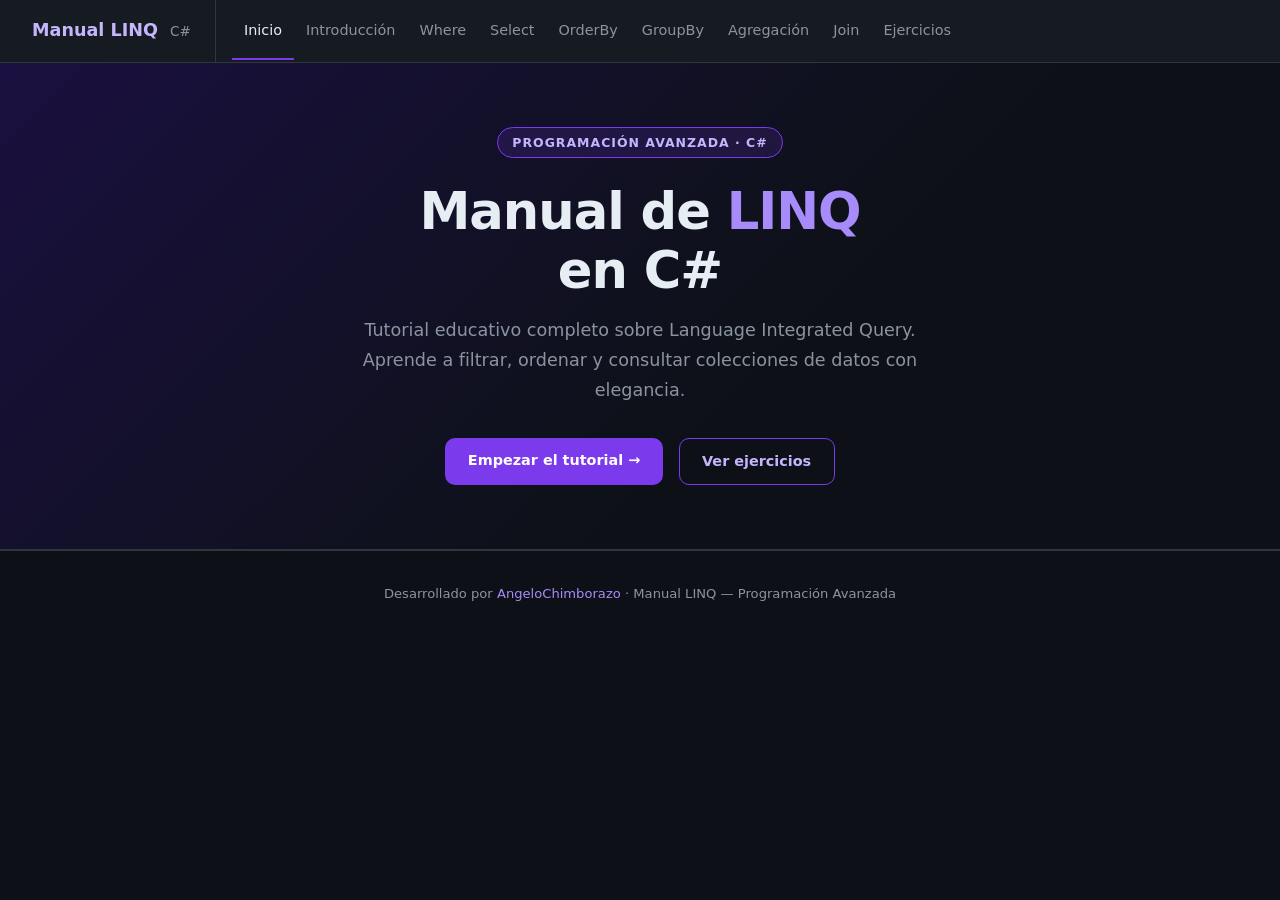
<file: index.html>
<!DOCTYPE html>
<html lang="es">
<head>
  <meta charset="UTF-8" />
  <meta name="viewport" content="width=device-width, initial-scale=1.0" />
  <title>Manual LINQ — C# Programación Avanzada</title>
  <link rel="stylesheet" href="style.css" />
</head>
<body>

<nav>
  <div class="nav-brand">Manual LINQ <span>C#</span></div>
  <a href="index.html" class="active">Inicio</a>
  <a href="introduccion.html">Introducción</a>
  <a href="where.html">Where</a>
  <a href="select.html">Select</a>
  <a href="orderby.html">OrderBy</a>
  <a href="groupby.html">GroupBy</a>
  <a href="agregacion.html">Agregación</a>
  <a href="join.html">Join</a>
  <a href="ejercicios.html">Ejercicios</a>
</nav>

<section class="hero">
  <div class="hero-badge">Programación Avanzada · C#</div>
  <h1>Manual de <span>LINQ</span><br/>en C#</h1>
  <p>Tutorial educativo completo sobre Language Integrated Query. Aprende a filtrar, ordenar y consultar colecciones de datos con elegancia.</p>
  <div class="hero-actions">
    <a href="introduccion.html" class="btn btn-primary">Empezar el tutorial →</a>
    <a href="ejercicios.html" class="btn btn-outline">Ver ejercicios</a>
  </div>
</section>

<footer>
  <p>Desarrollado por <a href="https://github.com/AngeloChimborazo" target="_blank">AngeloChimborazo</a> · Manual LINQ — Programación Avanzada</p>
</footer>

</body>
</html>
</file>
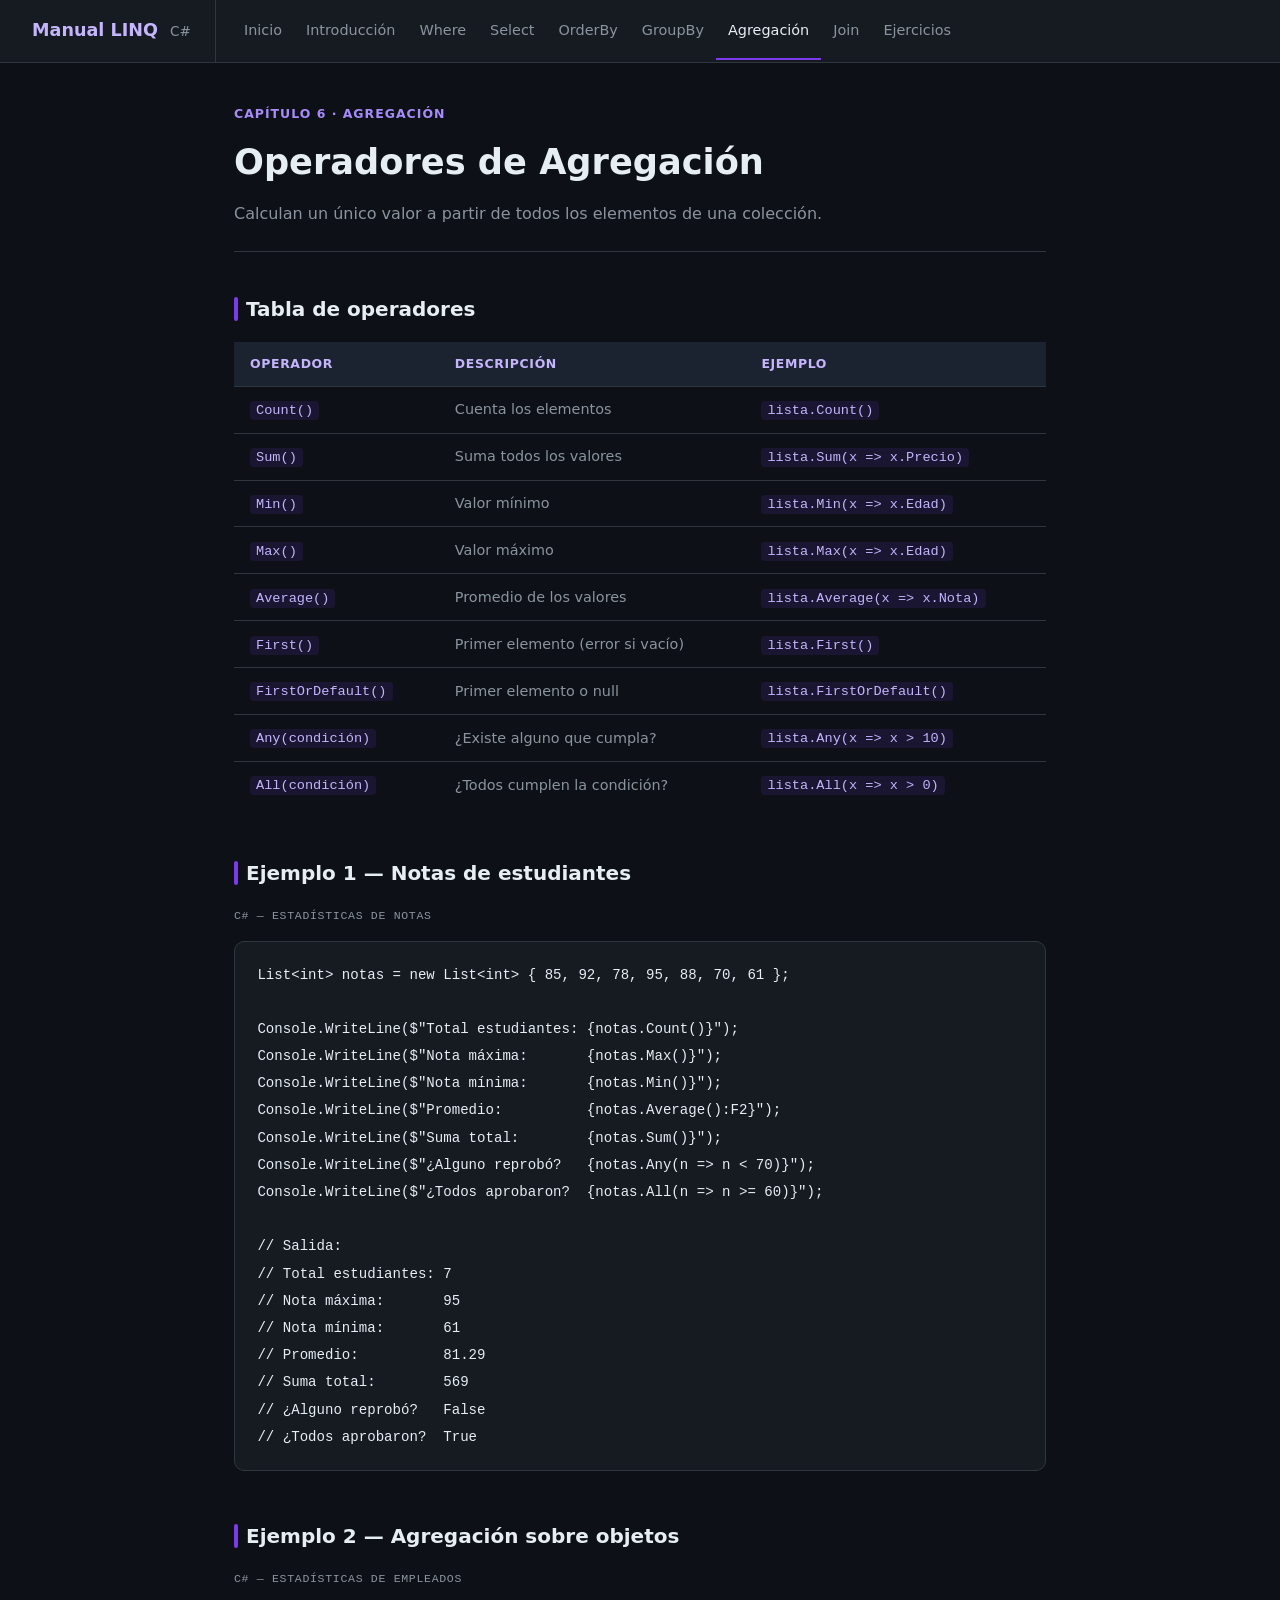
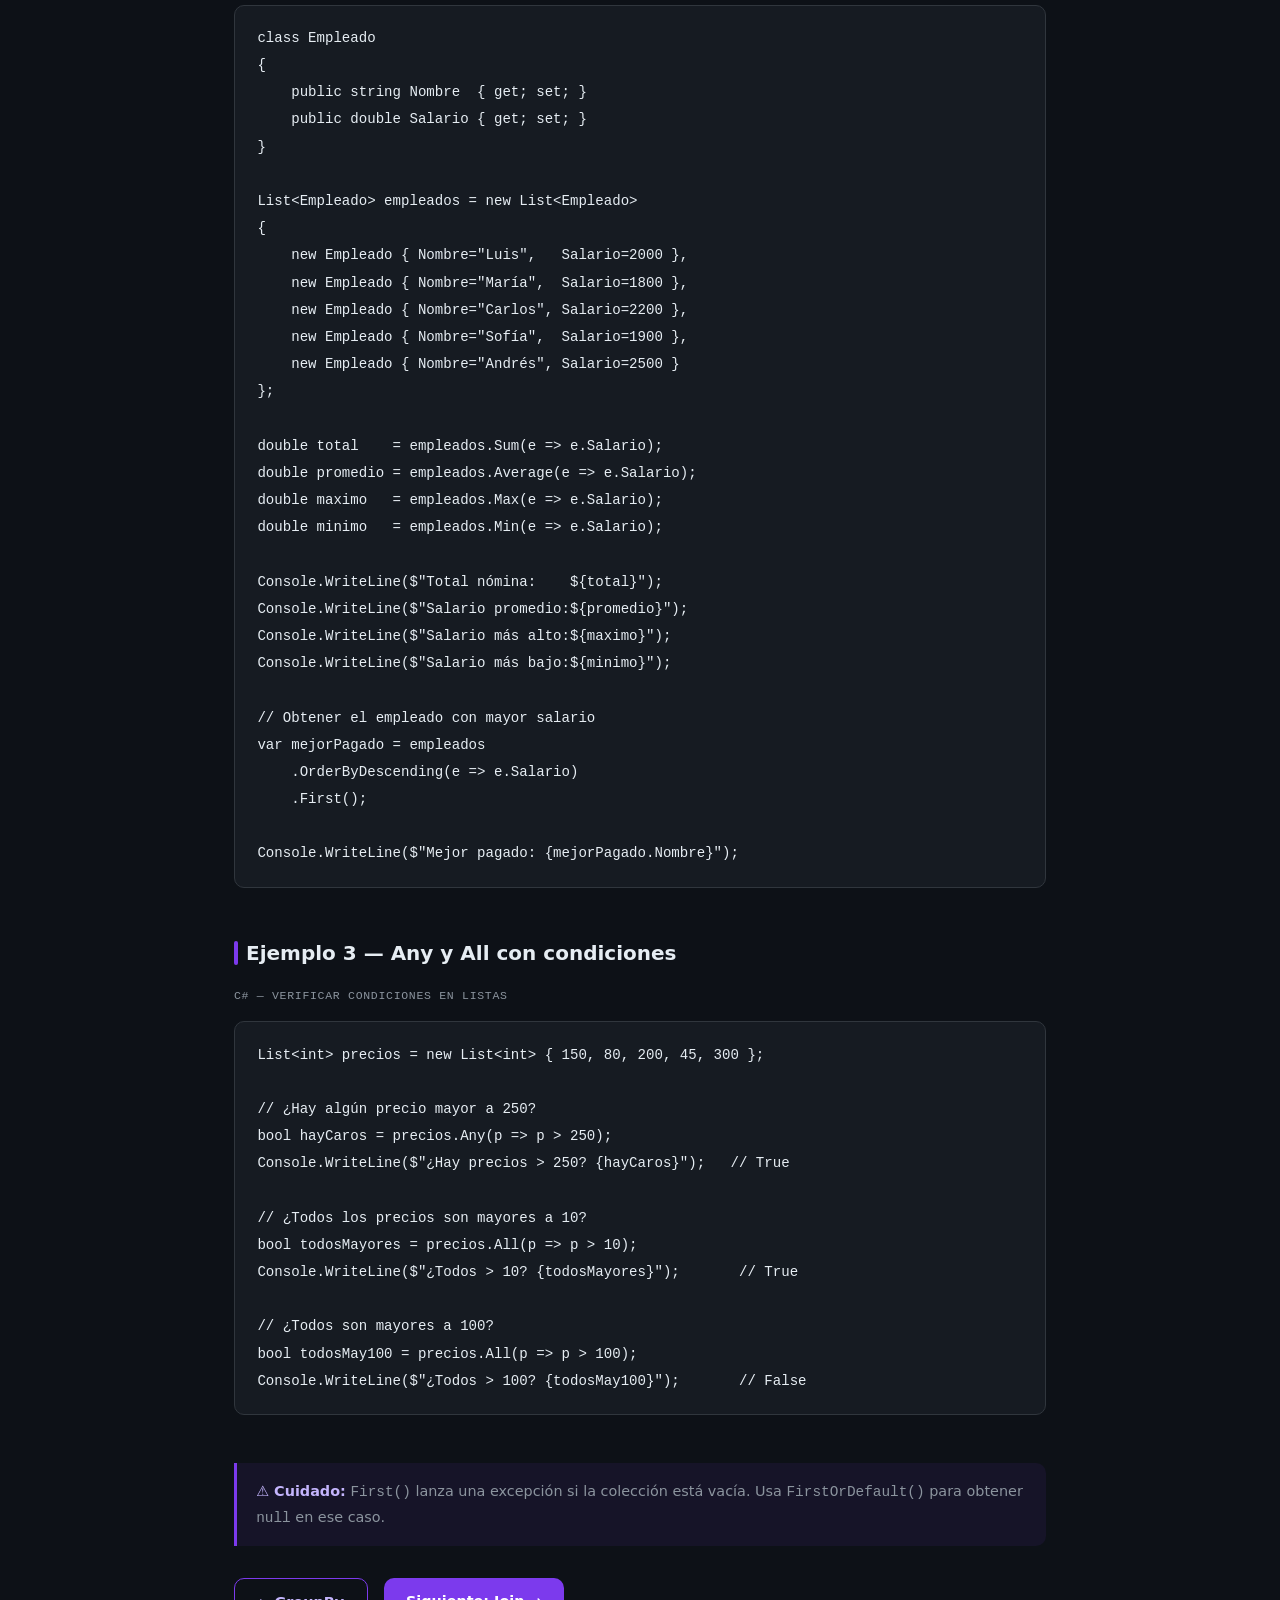
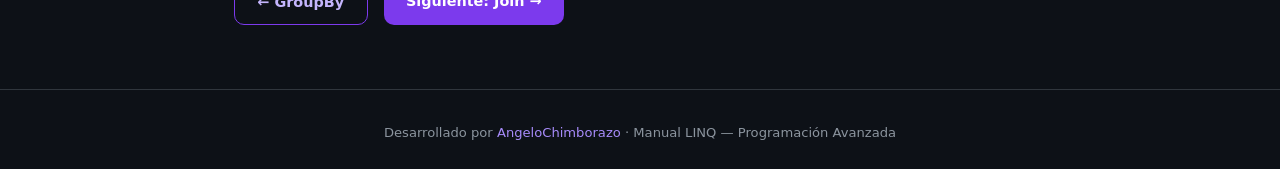
<file: Agregacion.html>
<!DOCTYPE html>
<html lang="es">
<head>
  <meta charset="UTF-8" />
  <meta name="viewport" content="width=device-width, initial-scale=1.0" />
  <title>Agregación | Manual LINQ C#</title>
  <link rel="stylesheet" href="style.css" />
</head>
<body>

<nav>
  <div class="nav-brand">Manual LINQ <span>C#</span></div>
  <a href="index.html">Inicio</a>
  <a href="introduccion.html">Introducción</a>
  <a href="where.html">Where</a>
  <a href="select.html">Select</a>
  <a href="orderby.html">OrderBy</a>
  <a href="groupby.html">GroupBy</a>
  <a href="agregacion.html" class="active">Agregación</a>
  <a href="join.html">Join</a>
  <a href="ejercicios.html">Ejercicios</a>
</nav>

<main class="page">
  <div class="page-header">
    <div class="page-eyebrow">Capítulo 6 · Agregación</div>
    <h1>Operadores de Agregación</h1>
    <p>Calculan un único valor a partir de todos los elementos de una colección.</p>
  </div>

  <div class="section">
    <h2>Tabla de operadores</h2>
    <table>
      <thead><tr><th>Operador</th><th>Descripción</th><th>Ejemplo</th></tr></thead>
      <tbody>
        <tr><td><code>Count()</code></td><td>Cuenta los elementos</td><td><code>lista.Count()</code></td></tr>
        <tr><td><code>Sum()</code></td><td>Suma todos los valores</td><td><code>lista.Sum(x => x.Precio)</code></td></tr>
        <tr><td><code>Min()</code></td><td>Valor mínimo</td><td><code>lista.Min(x => x.Edad)</code></td></tr>
        <tr><td><code>Max()</code></td><td>Valor máximo</td><td><code>lista.Max(x => x.Edad)</code></td></tr>
        <tr><td><code>Average()</code></td><td>Promedio de los valores</td><td><code>lista.Average(x => x.Nota)</code></td></tr>
        <tr><td><code>First()</code></td><td>Primer elemento (error si vacío)</td><td><code>lista.First()</code></td></tr>
        <tr><td><code>FirstOrDefault()</code></td><td>Primer elemento o null</td><td><code>lista.FirstOrDefault()</code></td></tr>
        <tr><td><code>Any(condición)</code></td><td>¿Existe alguno que cumpla?</td><td><code>lista.Any(x => x > 10)</code></td></tr>
        <tr><td><code>All(condición)</code></td><td>¿Todos cumplen la condición?</td><td><code>lista.All(x => x > 0)</code></td></tr>
      </tbody>
    </table>
  </div>

  <div class="section">
    <h2>Ejemplo 1 — Notas de estudiantes</h2>
    <div class="code-label">C# — Estadísticas de notas</div>
    <pre><code>List&lt;int&gt; notas = new List&lt;int&gt; { 85, 92, 78, 95, 88, 70, 61 };

Console.WriteLine($"Total estudiantes: {notas.Count()}");
Console.WriteLine($"Nota máxima:       {notas.Max()}");
Console.WriteLine($"Nota mínima:       {notas.Min()}");
Console.WriteLine($"Promedio:          {notas.Average():F2}");
Console.WriteLine($"Suma total:        {notas.Sum()}");
Console.WriteLine($"¿Alguno reprobó?   {notas.Any(n => n < 70)}");
Console.WriteLine($"¿Todos aprobaron?  {notas.All(n => n >= 60)}");

// Salida:
// Total estudiantes: 7
// Nota máxima:       95
// Nota mínima:       61
// Promedio:          81.29
// Suma total:        569
// ¿Alguno reprobó?   False
// ¿Todos aprobaron?  True</code></pre>
  </div>

  <div class="section">
    <h2>Ejemplo 2 — Agregación sobre objetos</h2>
    <div class="code-label">C# — Estadísticas de empleados</div>
    <pre><code>class Empleado
{
    public string Nombre  { get; set; }
    public double Salario { get; set; }
}

List&lt;Empleado&gt; empleados = new List&lt;Empleado&gt;
{
    new Empleado { Nombre="Luis",   Salario=2000 },
    new Empleado { Nombre="María",  Salario=1800 },
    new Empleado { Nombre="Carlos", Salario=2200 },
    new Empleado { Nombre="Sofía",  Salario=1900 },
    new Empleado { Nombre="Andrés", Salario=2500 }
};

double total    = empleados.Sum(e => e.Salario);
double promedio = empleados.Average(e => e.Salario);
double maximo   = empleados.Max(e => e.Salario);
double minimo   = empleados.Min(e => e.Salario);

Console.WriteLine($"Total nómina:    ${total}");
Console.WriteLine($"Salario promedio:${promedio}");
Console.WriteLine($"Salario más alto:${maximo}");
Console.WriteLine($"Salario más bajo:${minimo}");

// Obtener el empleado con mayor salario
var mejorPagado = empleados
    .OrderByDescending(e => e.Salario)
    .First();

Console.WriteLine($"Mejor pagado: {mejorPagado.Nombre}");</code></pre>
  </div>

  <div class="section">
    <h2>Ejemplo 3 — Any y All con condiciones</h2>
    <div class="code-label">C# — Verificar condiciones en listas</div>
    <pre><code>List&lt;int&gt; precios = new List&lt;int&gt; { 150, 80, 200, 45, 300 };

// ¿Hay algún precio mayor a 250?
bool hayCaros = precios.Any(p => p > 250);
Console.WriteLine($"¿Hay precios > 250? {hayCaros}");   // True

// ¿Todos los precios son mayores a 10?
bool todosMayores = precios.All(p => p > 10);
Console.WriteLine($"¿Todos > 10? {todosMayores}");       // True

// ¿Todos son mayores a 100?
bool todosMay100 = precios.All(p => p > 100);
Console.WriteLine($"¿Todos > 100? {todosMay100}");       // False</code></pre>
  </div>

  <div class="callout">
    <strong>⚠️ Cuidado:</strong> <code>First()</code> lanza una excepción si la colección está vacía. Usa <code>FirstOrDefault()</code> para obtener <code>null</code> en ese caso.
  </div>

  <div style="display:flex; gap:1rem; margin-top:2rem; flex-wrap:wrap;">
    <a href="groupby.html" class="btn btn-outline">← GroupBy</a>
    <a href="join.html" class="btn btn-primary">Siguiente: Join →</a>
  </div>
</main>

<footer>
  <p>Desarrollado por <a href="https://github.com/AngeloChimborazo" target="_blank">AngeloChimborazo</a> · Manual LINQ — Programación Avanzada</p>
</footer>
</body>
</html>
</file>
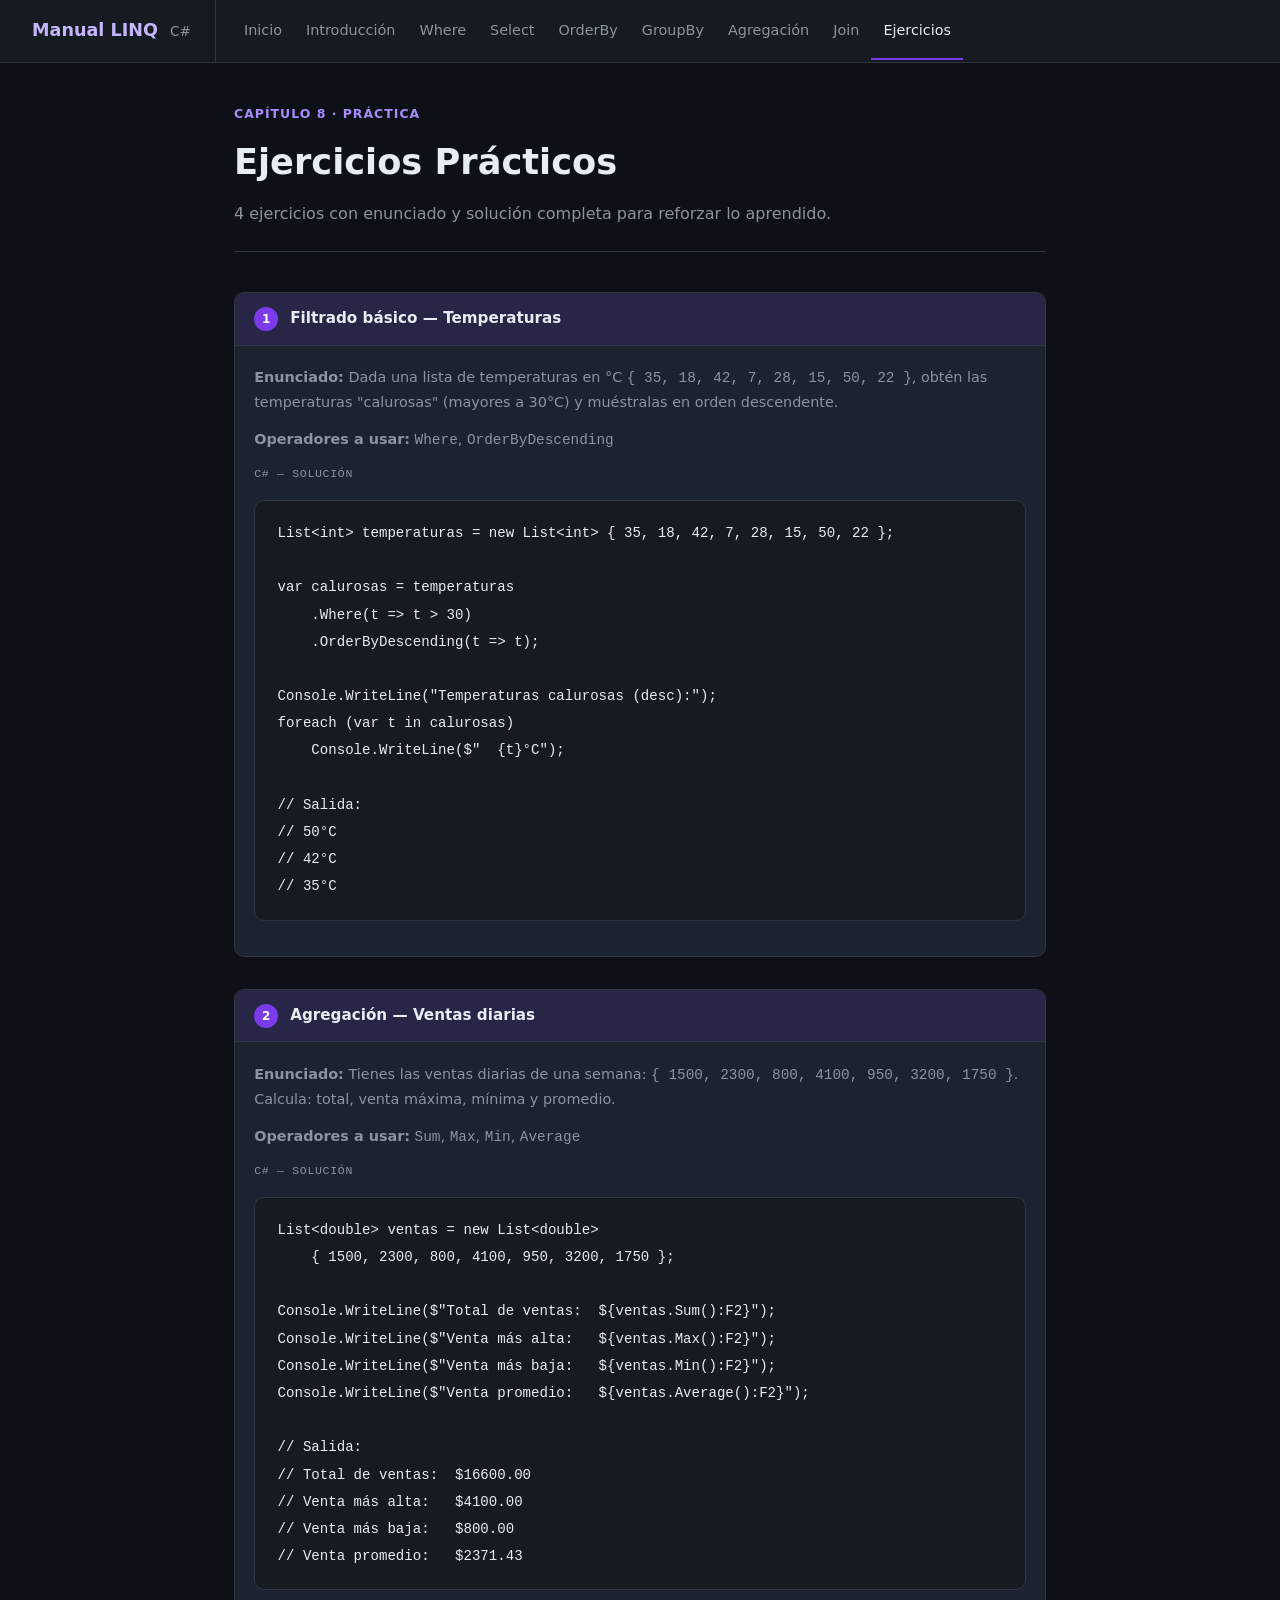
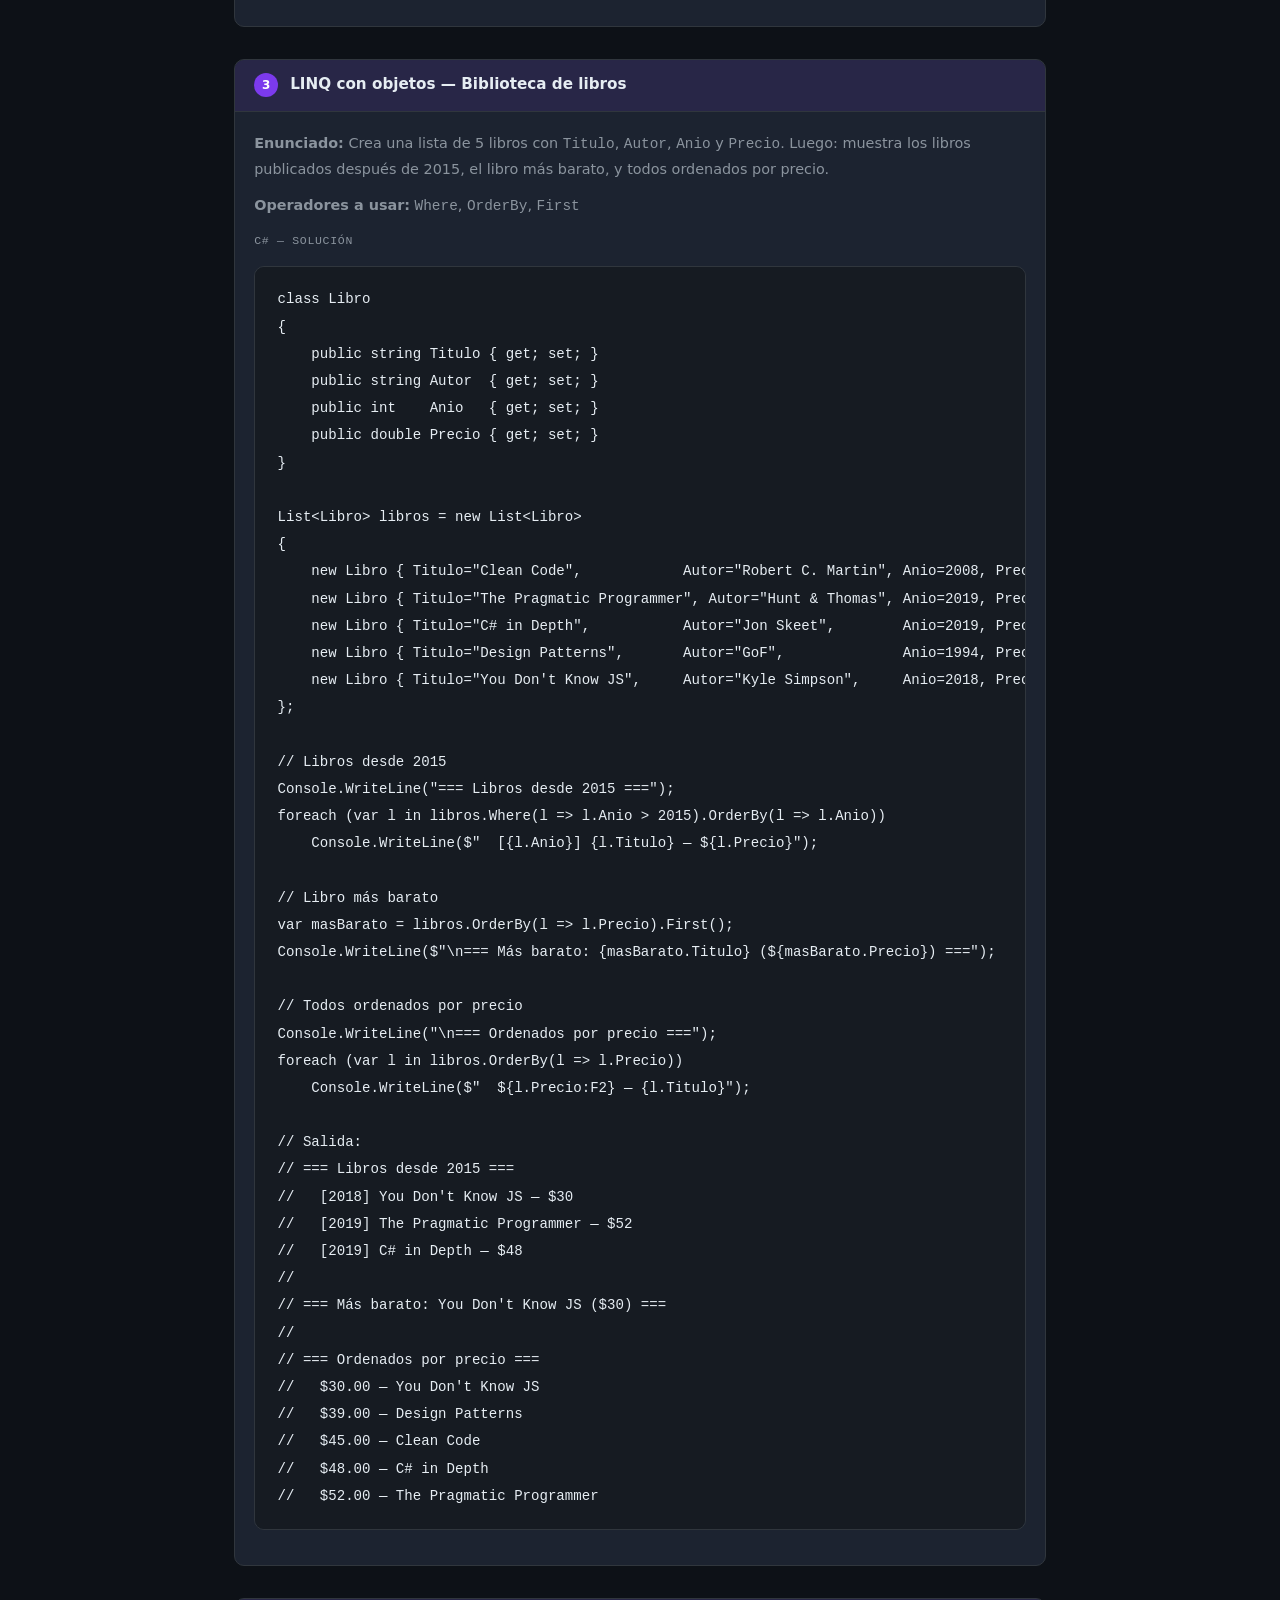
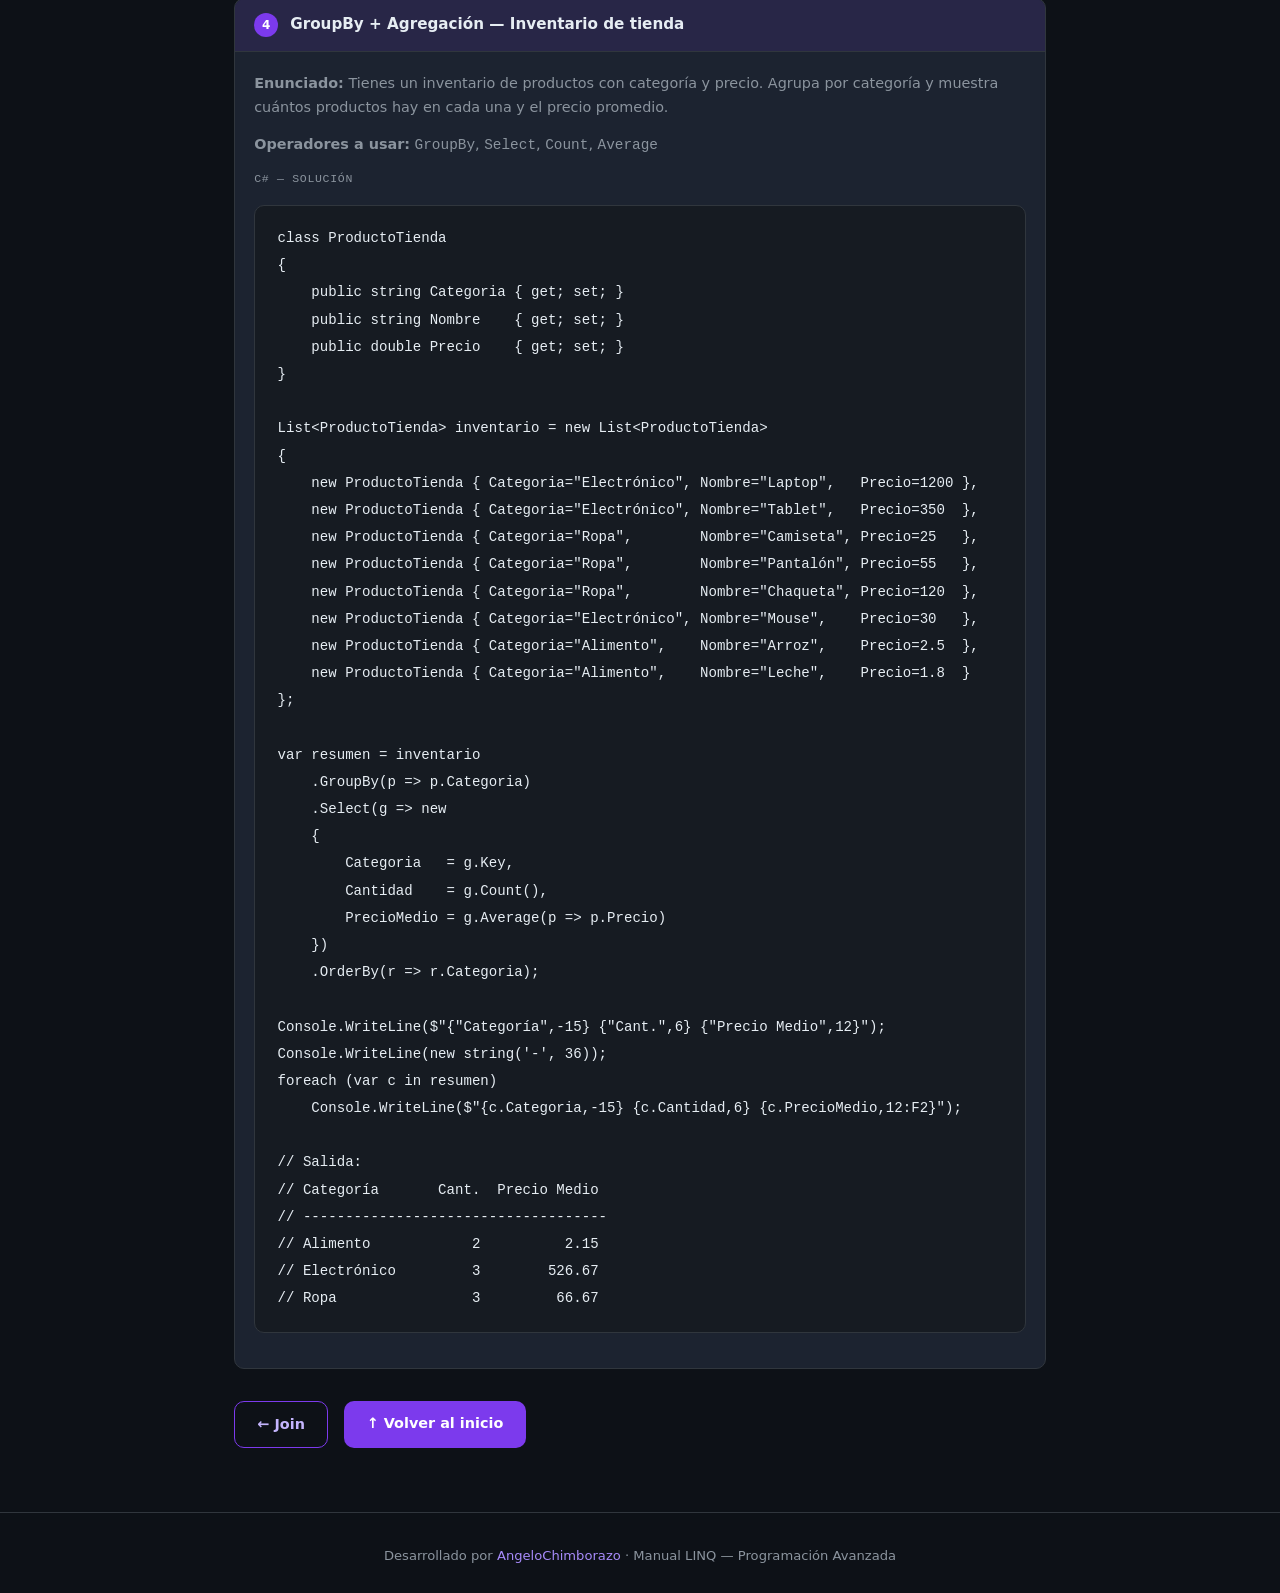
<file: Ejercicios.html>
<!DOCTYPE html>
<html lang="es">
<head>
  <meta charset="UTF-8" />
  <meta name="viewport" content="width=device-width, initial-scale=1.0" />
  <title>Ejercicios Prácticos | Manual LINQ C#</title>
  <link rel="stylesheet" href="style.css" />
</head>
<body>

<nav>
  <div class="nav-brand">Manual LINQ <span>C#</span></div>
  <a href="index.html">Inicio</a>
  <a href="introduccion.html">Introducción</a>
  <a href="where.html">Where</a>
  <a href="select.html">Select</a>
  <a href="orderby.html">OrderBy</a>
  <a href="groupby.html">GroupBy</a>
  <a href="agregacion.html">Agregación</a>
  <a href="join.html">Join</a>
  <a href="ejercicios.html" class="active">Ejercicios</a>
</nav>

<main class="page">
  <div class="page-header">
    <div class="page-eyebrow">Capítulo 8 · Práctica</div>
    <h1>Ejercicios Prácticos</h1>
    <p>4 ejercicios con enunciado y solución completa para reforzar lo aprendido.</p>
  </div>

  <!-- Ejercicio 1 -->
  <div class="exercise">
    <div class="exercise-header">
      <div class="exercise-num">1</div>
      <div class="exercise-title">Filtrado básico — Temperaturas</div>
    </div>
    <div class="exercise-body">
      <p><strong>Enunciado:</strong> Dada una lista de temperaturas en °C <code>{ 35, 18, 42, 7, 28, 15, 50, 22 }</code>, obtén las temperaturas "calurosas" (mayores a 30°C) y muéstralas en orden descendente.</p>
      <p><strong>Operadores a usar:</strong> <code>Where</code>, <code>OrderByDescending</code></p>
      <div class="code-label">C# — Solución</div>
      <pre><code>List&lt;int&gt; temperaturas = new List&lt;int&gt; { 35, 18, 42, 7, 28, 15, 50, 22 };

var calurosas = temperaturas
    .Where(t => t > 30)
    .OrderByDescending(t => t);

Console.WriteLine("Temperaturas calurosas (desc):");
foreach (var t in calurosas)
    Console.WriteLine($"  {t}°C");

// Salida:
// 50°C
// 42°C
// 35°C</code></pre>
    </div>
  </div>

  <!-- Ejercicio 2 -->
  <div class="exercise">
    <div class="exercise-header">
      <div class="exercise-num">2</div>
      <div class="exercise-title">Agregación — Ventas diarias</div>
    </div>
    <div class="exercise-body">
      <p><strong>Enunciado:</strong> Tienes las ventas diarias de una semana: <code>{ 1500, 2300, 800, 4100, 950, 3200, 1750 }</code>. Calcula: total, venta máxima, mínima y promedio.</p>
      <p><strong>Operadores a usar:</strong> <code>Sum</code>, <code>Max</code>, <code>Min</code>, <code>Average</code></p>
      <div class="code-label">C# — Solución</div>
      <pre><code>List&lt;double&gt; ventas = new List&lt;double&gt;
    { 1500, 2300, 800, 4100, 950, 3200, 1750 };

Console.WriteLine($"Total de ventas:  ${ventas.Sum():F2}");
Console.WriteLine($"Venta más alta:   ${ventas.Max():F2}");
Console.WriteLine($"Venta más baja:   ${ventas.Min():F2}");
Console.WriteLine($"Venta promedio:   ${ventas.Average():F2}");

// Salida:
// Total de ventas:  $16600.00
// Venta más alta:   $4100.00
// Venta más baja:   $800.00
// Venta promedio:   $2371.43</code></pre>
    </div>
  </div>

  <!-- Ejercicio 3 -->
  <div class="exercise">
    <div class="exercise-header">
      <div class="exercise-num">3</div>
      <div class="exercise-title">LINQ con objetos — Biblioteca de libros</div>
    </div>
    <div class="exercise-body">
      <p><strong>Enunciado:</strong> Crea una lista de 5 libros con <code>Titulo</code>, <code>Autor</code>, <code>Anio</code> y <code>Precio</code>. Luego: muestra los libros publicados después de 2015, el libro más barato, y todos ordenados por precio.</p>
      <p><strong>Operadores a usar:</strong> <code>Where</code>, <code>OrderBy</code>, <code>First</code></p>
      <div class="code-label">C# — Solución</div>
      <pre><code>class Libro
{
    public string Titulo { get; set; }
    public string Autor  { get; set; }
    public int    Anio   { get; set; }
    public double Precio { get; set; }
}

List&lt;Libro&gt; libros = new List&lt;Libro&gt;
{
    new Libro { Titulo="Clean Code",            Autor="Robert C. Martin", Anio=2008, Precio=45.00 },
    new Libro { Titulo="The Pragmatic Programmer", Autor="Hunt & Thomas", Anio=2019, Precio=52.00 },
    new Libro { Titulo="C# in Depth",           Autor="Jon Skeet",        Anio=2019, Precio=48.00 },
    new Libro { Titulo="Design Patterns",       Autor="GoF",              Anio=1994, Precio=39.00 },
    new Libro { Titulo="You Don't Know JS",     Autor="Kyle Simpson",     Anio=2018, Precio=30.00 }
};

// Libros desde 2015
Console.WriteLine("=== Libros desde 2015 ===");
foreach (var l in libros.Where(l => l.Anio > 2015).OrderBy(l => l.Anio))
    Console.WriteLine($"  [{l.Anio}] {l.Titulo} — ${l.Precio}");

// Libro más barato
var masBarato = libros.OrderBy(l => l.Precio).First();
Console.WriteLine($"\n=== Más barato: {masBarato.Titulo} (${masBarato.Precio}) ===");

// Todos ordenados por precio
Console.WriteLine("\n=== Ordenados por precio ===");
foreach (var l in libros.OrderBy(l => l.Precio))
    Console.WriteLine($"  ${l.Precio:F2} — {l.Titulo}");

// Salida:
// === Libros desde 2015 ===
//   [2018] You Don't Know JS — $30
//   [2019] The Pragmatic Programmer — $52
//   [2019] C# in Depth — $48
//
// === Más barato: You Don't Know JS ($30) ===
//
// === Ordenados por precio ===
//   $30.00 — You Don't Know JS
//   $39.00 — Design Patterns
//   $45.00 — Clean Code
//   $48.00 — C# in Depth
//   $52.00 — The Pragmatic Programmer</code></pre>
    </div>
  </div>

  <!-- Ejercicio 4 -->
  <div class="exercise">
    <div class="exercise-header">
      <div class="exercise-num">4</div>
      <div class="exercise-title">GroupBy + Agregación — Inventario de tienda</div>
    </div>
    <div class="exercise-body">
      <p><strong>Enunciado:</strong> Tienes un inventario de productos con categoría y precio. Agrupa por categoría y muestra cuántos productos hay en cada una y el precio promedio.</p>
      <p><strong>Operadores a usar:</strong> <code>GroupBy</code>, <code>Select</code>, <code>Count</code>, <code>Average</code></p>
      <div class="code-label">C# — Solución</div>
      <pre><code>class ProductoTienda
{
    public string Categoria { get; set; }
    public string Nombre    { get; set; }
    public double Precio    { get; set; }
}

List&lt;ProductoTienda&gt; inventario = new List&lt;ProductoTienda&gt;
{
    new ProductoTienda { Categoria="Electrónico", Nombre="Laptop",   Precio=1200 },
    new ProductoTienda { Categoria="Electrónico", Nombre="Tablet",   Precio=350  },
    new ProductoTienda { Categoria="Ropa",        Nombre="Camiseta", Precio=25   },
    new ProductoTienda { Categoria="Ropa",        Nombre="Pantalón", Precio=55   },
    new ProductoTienda { Categoria="Ropa",        Nombre="Chaqueta", Precio=120  },
    new ProductoTienda { Categoria="Electrónico", Nombre="Mouse",    Precio=30   },
    new ProductoTienda { Categoria="Alimento",    Nombre="Arroz",    Precio=2.5  },
    new ProductoTienda { Categoria="Alimento",    Nombre="Leche",    Precio=1.8  }
};

var resumen = inventario
    .GroupBy(p => p.Categoria)
    .Select(g => new
    {
        Categoria   = g.Key,
        Cantidad    = g.Count(),
        PrecioMedio = g.Average(p => p.Precio)
    })
    .OrderBy(r => r.Categoria);

Console.WriteLine($"{"Categoría",-15} {"Cant.",6} {"Precio Medio",12}");
Console.WriteLine(new string('-', 36));
foreach (var c in resumen)
    Console.WriteLine($"{c.Categoria,-15} {c.Cantidad,6} {c.PrecioMedio,12:F2}");

// Salida:
// Categoría       Cant.  Precio Medio
// ------------------------------------
// Alimento            2          2.15
// Electrónico         3        526.67
// Ropa                3         66.67</code></pre>
    </div>
  </div>

  <div style="display:flex; gap:1rem; margin-top:2rem; flex-wrap:wrap;">
    <a href="join.html" class="btn btn-outline">← Join</a>
    <a href="index.html" class="btn btn-primary">↑ Volver al inicio</a>
  </div>
</main>

<footer>
  <p>Desarrollado por <a href="https://github.com/AngeloChimborazo" target="_blank">AngeloChimborazo</a> · Manual LINQ — Programación Avanzada</p>
</footer>
</body>
</html>
</file>
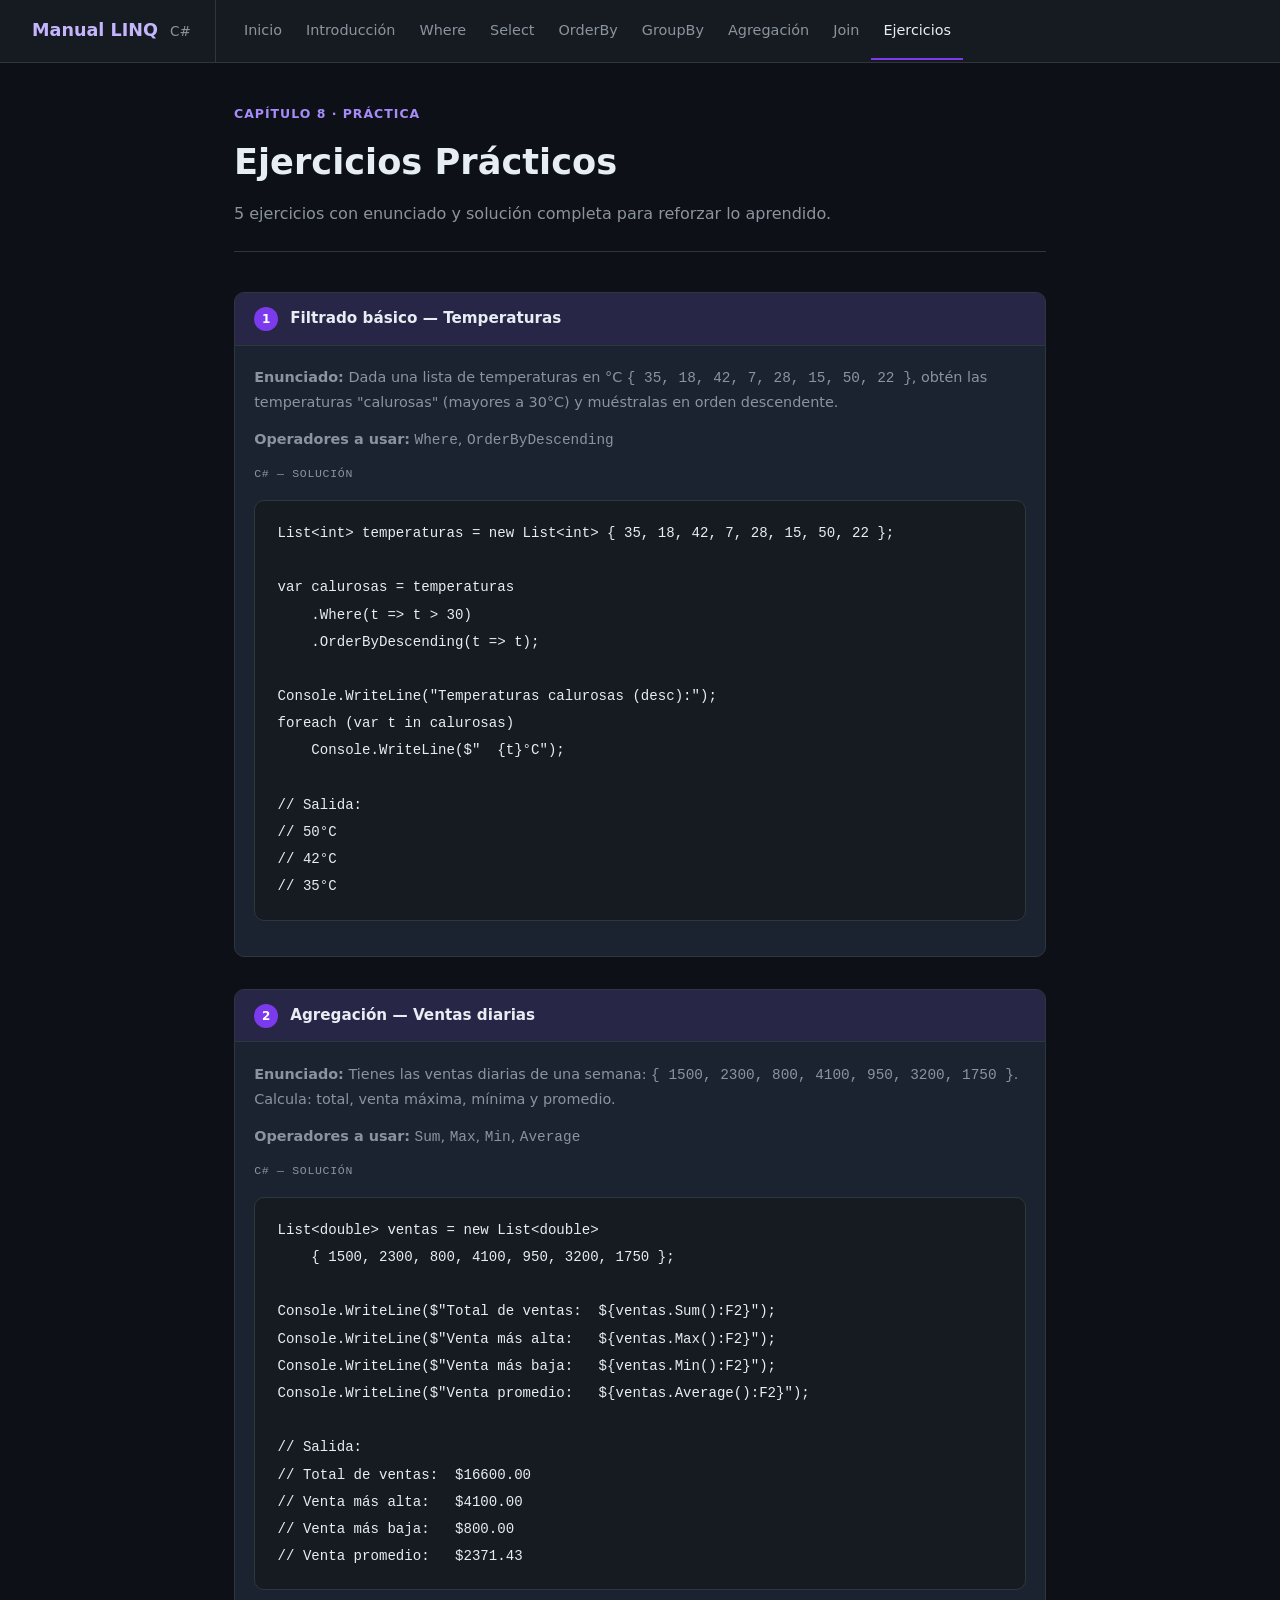
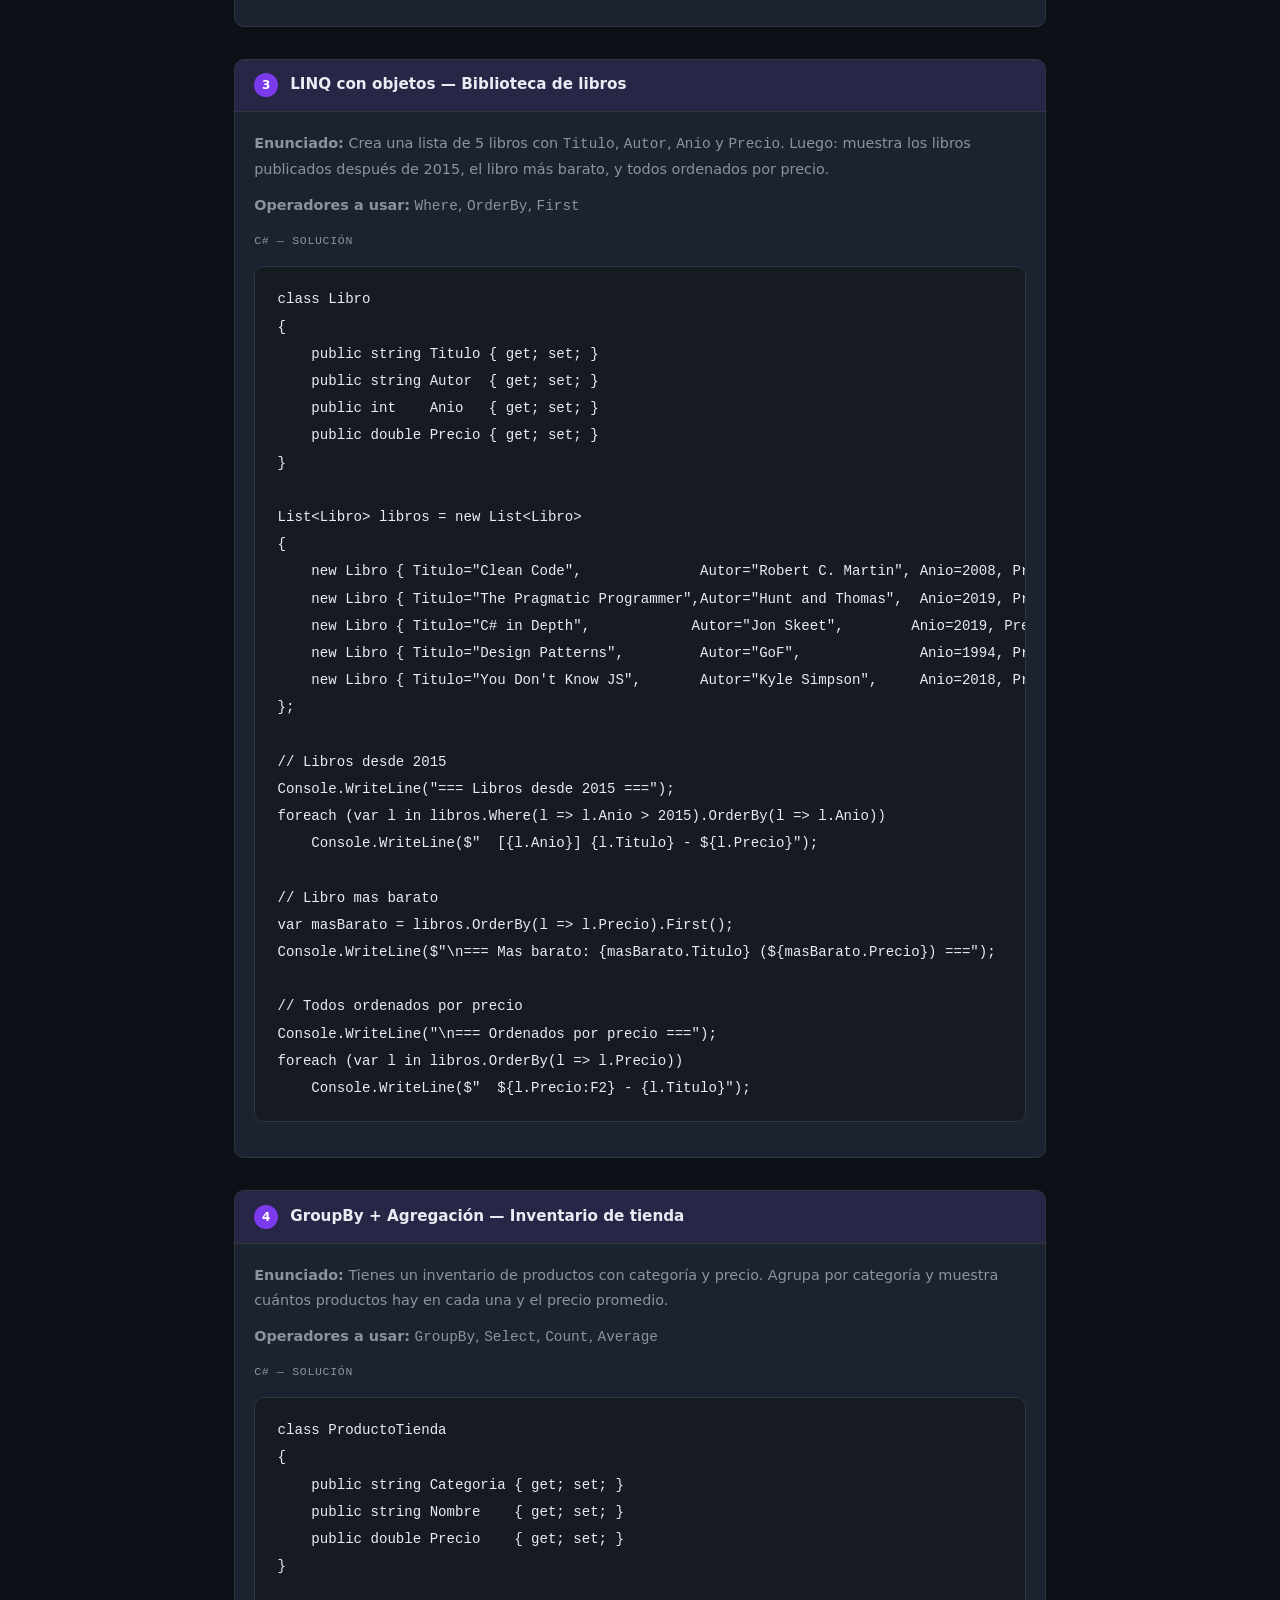
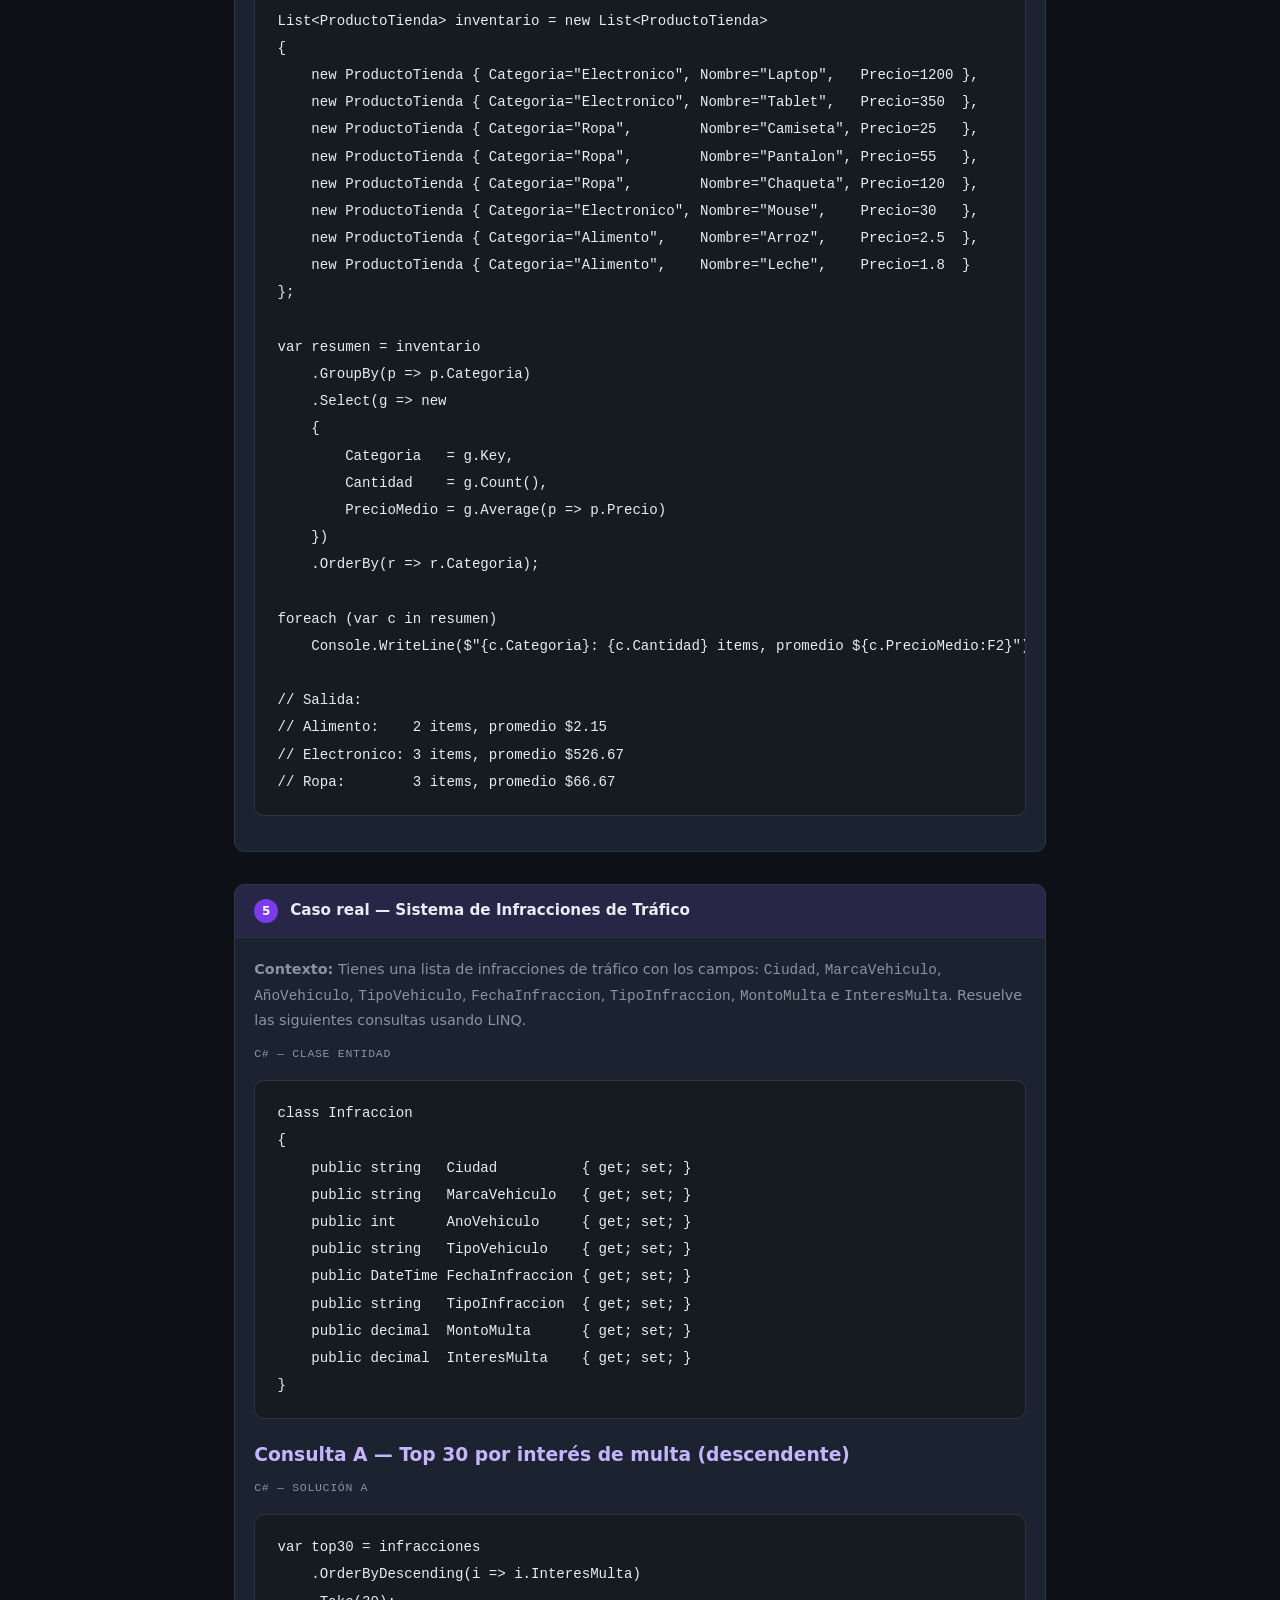
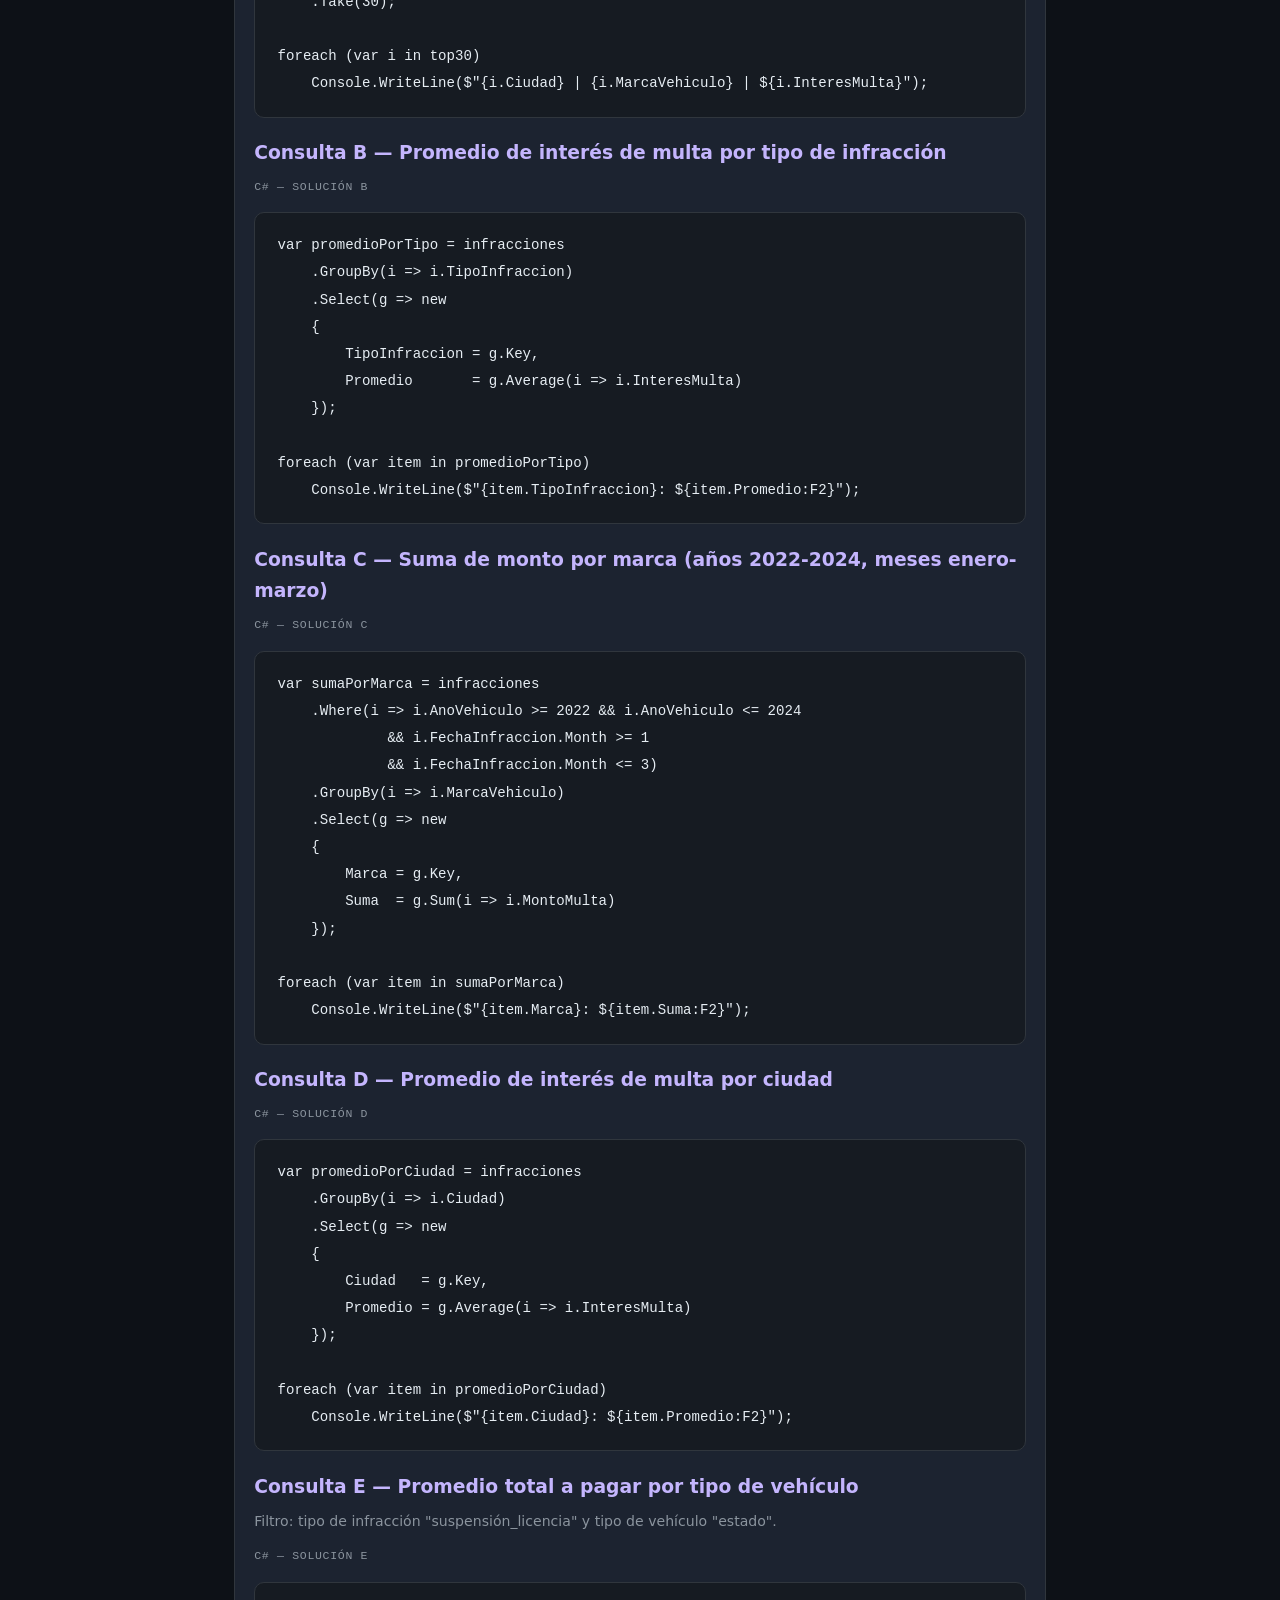
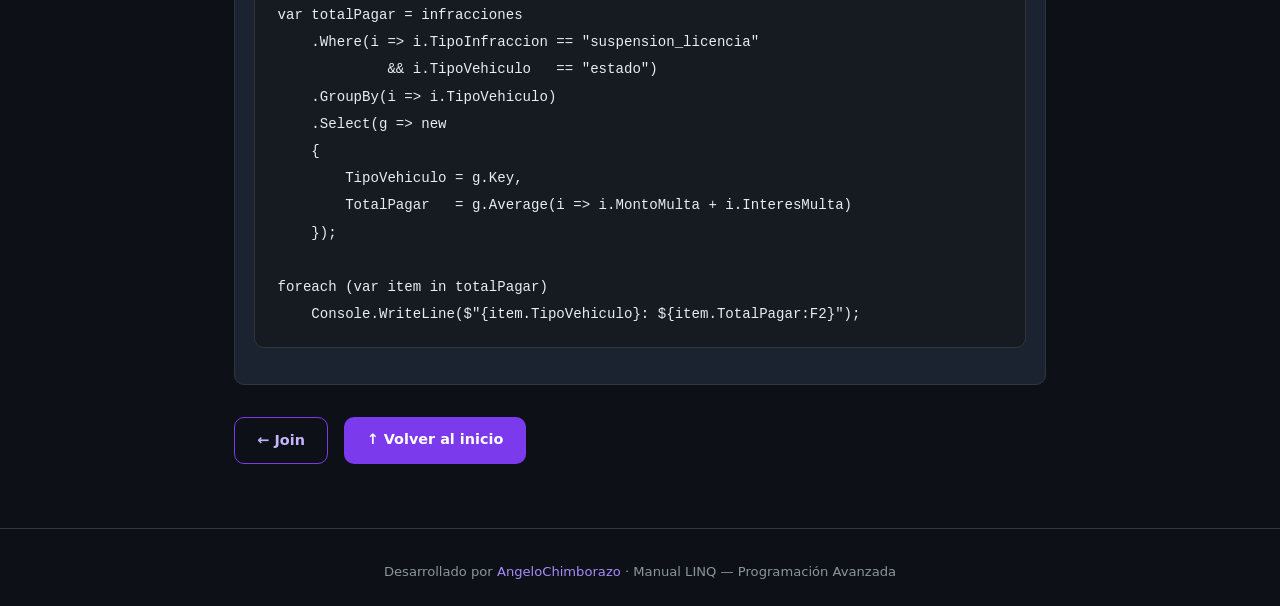
<file: ejercicios.html>
<!DOCTYPE html>
<html lang="es">
<head>
  <meta charset="UTF-8" />
  <meta name="viewport" content="width=device-width, initial-scale=1.0" />
  <title>Ejercicios Prácticos | Manual LINQ C#</title>
  <link rel="stylesheet" href="style.css" />
</head>
<body>

<nav>
  <div class="nav-brand">Manual LINQ <span>C#</span></div>
  <a href="index.html">Inicio</a>
  <a href="introduccion.html">Introducción</a>
  <a href="where.html">Where</a>
  <a href="select.html">Select</a>
  <a href="orderby.html">OrderBy</a>
  <a href="groupby.html">GroupBy</a>
  <a href="agregacion.html">Agregación</a>
  <a href="join.html">Join</a>
  <a href="ejercicios.html" class="active">Ejercicios</a>
</nav>

<main class="page">
  <div class="page-header">
    <div class="page-eyebrow">Capítulo 8 · Práctica</div>
    <h1>Ejercicios Prácticos</h1>
    <p>5 ejercicios con enunciado y solución completa para reforzar lo aprendido.</p>
  </div>

  <!-- Ejercicio 1 -->
  <div class="exercise">
    <div class="exercise-header">
      <div class="exercise-num">1</div>
      <div class="exercise-title">Filtrado básico — Temperaturas</div>
    </div>
    <div class="exercise-body">
      <p><strong>Enunciado:</strong> Dada una lista de temperaturas en °C <code>{ 35, 18, 42, 7, 28, 15, 50, 22 }</code>, obtén las temperaturas "calurosas" (mayores a 30°C) y muéstralas en orden descendente.</p>
      <p><strong>Operadores a usar:</strong> <code>Where</code>, <code>OrderByDescending</code></p>
      <div class="code-label">C# — Solución</div>
      <pre><code>List&lt;int&gt; temperaturas = new List&lt;int&gt; { 35, 18, 42, 7, 28, 15, 50, 22 };

var calurosas = temperaturas
    .Where(t => t > 30)
    .OrderByDescending(t => t);

Console.WriteLine("Temperaturas calurosas (desc):");
foreach (var t in calurosas)
    Console.WriteLine($"  {t}°C");

// Salida:
// 50°C
// 42°C
// 35°C</code></pre>
    </div>
  </div>

  <!-- Ejercicio 2 -->
  <div class="exercise">
    <div class="exercise-header">
      <div class="exercise-num">2</div>
      <div class="exercise-title">Agregación — Ventas diarias</div>
    </div>
    <div class="exercise-body">
      <p><strong>Enunciado:</strong> Tienes las ventas diarias de una semana: <code>{ 1500, 2300, 800, 4100, 950, 3200, 1750 }</code>. Calcula: total, venta máxima, mínima y promedio.</p>
      <p><strong>Operadores a usar:</strong> <code>Sum</code>, <code>Max</code>, <code>Min</code>, <code>Average</code></p>
      <div class="code-label">C# — Solución</div>
      <pre><code>List&lt;double&gt; ventas = new List&lt;double&gt;
    { 1500, 2300, 800, 4100, 950, 3200, 1750 };

Console.WriteLine($"Total de ventas:  ${ventas.Sum():F2}");
Console.WriteLine($"Venta más alta:   ${ventas.Max():F2}");
Console.WriteLine($"Venta más baja:   ${ventas.Min():F2}");
Console.WriteLine($"Venta promedio:   ${ventas.Average():F2}");

// Salida:
// Total de ventas:  $16600.00
// Venta más alta:   $4100.00
// Venta más baja:   $800.00
// Venta promedio:   $2371.43</code></pre>
    </div>
  </div>

  <!-- Ejercicio 3 -->
  <div class="exercise">
    <div class="exercise-header">
      <div class="exercise-num">3</div>
      <div class="exercise-title">LINQ con objetos — Biblioteca de libros</div>
    </div>
    <div class="exercise-body">
      <p><strong>Enunciado:</strong> Crea una lista de 5 libros con <code>Titulo</code>, <code>Autor</code>, <code>Anio</code> y <code>Precio</code>. Luego: muestra los libros publicados después de 2015, el libro más barato, y todos ordenados por precio.</p>
      <p><strong>Operadores a usar:</strong> <code>Where</code>, <code>OrderBy</code>, <code>First</code></p>
      <div class="code-label">C# — Solución</div>
      <pre><code>class Libro
{
    public string Titulo { get; set; }
    public string Autor  { get; set; }
    public int    Anio   { get; set; }
    public double Precio { get; set; }
}

List&lt;Libro&gt; libros = new List&lt;Libro&gt;
{
    new Libro { Titulo="Clean Code",              Autor="Robert C. Martin", Anio=2008, Precio=45.00 },
    new Libro { Titulo="The Pragmatic Programmer",Autor="Hunt and Thomas",  Anio=2019, Precio=52.00 },
    new Libro { Titulo="C# in Depth",            Autor="Jon Skeet",        Anio=2019, Precio=48.00 },
    new Libro { Titulo="Design Patterns",         Autor="GoF",              Anio=1994, Precio=39.00 },
    new Libro { Titulo="You Don't Know JS",       Autor="Kyle Simpson",     Anio=2018, Precio=30.00 }
};

// Libros desde 2015
Console.WriteLine("=== Libros desde 2015 ===");
foreach (var l in libros.Where(l => l.Anio > 2015).OrderBy(l => l.Anio))
    Console.WriteLine($"  [{l.Anio}] {l.Titulo} - ${l.Precio}");

// Libro mas barato
var masBarato = libros.OrderBy(l => l.Precio).First();
Console.WriteLine($"\n=== Mas barato: {masBarato.Titulo} (${masBarato.Precio}) ===");

// Todos ordenados por precio
Console.WriteLine("\n=== Ordenados por precio ===");
foreach (var l in libros.OrderBy(l => l.Precio))
    Console.WriteLine($"  ${l.Precio:F2} - {l.Titulo}");</code></pre>
    </div>
  </div>

  <!-- Ejercicio 4 -->
  <div class="exercise">
    <div class="exercise-header">
      <div class="exercise-num">4</div>
      <div class="exercise-title">GroupBy + Agregación — Inventario de tienda</div>
    </div>
    <div class="exercise-body">
      <p><strong>Enunciado:</strong> Tienes un inventario de productos con categoría y precio. Agrupa por categoría y muestra cuántos productos hay en cada una y el precio promedio.</p>
      <p><strong>Operadores a usar:</strong> <code>GroupBy</code>, <code>Select</code>, <code>Count</code>, <code>Average</code></p>
      <div class="code-label">C# — Solución</div>
      <pre><code>class ProductoTienda
{
    public string Categoria { get; set; }
    public string Nombre    { get; set; }
    public double Precio    { get; set; }
}

List&lt;ProductoTienda&gt; inventario = new List&lt;ProductoTienda&gt;
{
    new ProductoTienda { Categoria="Electronico", Nombre="Laptop",   Precio=1200 },
    new ProductoTienda { Categoria="Electronico", Nombre="Tablet",   Precio=350  },
    new ProductoTienda { Categoria="Ropa",        Nombre="Camiseta", Precio=25   },
    new ProductoTienda { Categoria="Ropa",        Nombre="Pantalon", Precio=55   },
    new ProductoTienda { Categoria="Ropa",        Nombre="Chaqueta", Precio=120  },
    new ProductoTienda { Categoria="Electronico", Nombre="Mouse",    Precio=30   },
    new ProductoTienda { Categoria="Alimento",    Nombre="Arroz",    Precio=2.5  },
    new ProductoTienda { Categoria="Alimento",    Nombre="Leche",    Precio=1.8  }
};

var resumen = inventario
    .GroupBy(p => p.Categoria)
    .Select(g => new
    {
        Categoria   = g.Key,
        Cantidad    = g.Count(),
        PrecioMedio = g.Average(p => p.Precio)
    })
    .OrderBy(r => r.Categoria);

foreach (var c in resumen)
    Console.WriteLine($"{c.Categoria}: {c.Cantidad} items, promedio ${c.PrecioMedio:F2}");

// Salida:
// Alimento:    2 items, promedio $2.15
// Electronico: 3 items, promedio $526.67
// Ropa:        3 items, promedio $66.67</code></pre>
    </div>
  </div>

  <!-- Ejercicio 5 -->
  <div class="exercise">
    <div class="exercise-header">
      <div class="exercise-num">5</div>
      <div class="exercise-title">Caso real — Sistema de Infracciones de Tráfico</div>
    </div>
    <div class="exercise-body">
      <p><strong>Contexto:</strong> Tienes una lista de infracciones de tráfico con los campos: <code>Ciudad</code>, <code>MarcaVehiculo</code>, <code>AñoVehiculo</code>, <code>TipoVehiculo</code>, <code>FechaInfraccion</code>, <code>TipoInfraccion</code>, <code>MontoMulta</code> e <code>InteresMulta</code>. Resuelve las siguientes consultas usando LINQ.</p>

      <div class="code-label">C# — Clase entidad</div>
      <pre><code>class Infraccion
{
    public string   Ciudad          { get; set; }
    public string   MarcaVehiculo   { get; set; }
    public int      AnoVehiculo     { get; set; }
    public string   TipoVehiculo    { get; set; }
    public DateTime FechaInfraccion { get; set; }
    public string   TipoInfraccion  { get; set; }
    public decimal  MontoMulta      { get; set; }
    public decimal  InteresMulta    { get; set; }
}</code></pre>

      <h3 style="color:var(--accent3); margin:1.2rem 0 0.5rem;">Consulta A — Top 30 por interés de multa (descendente)</h3>
      <div class="code-label">C# — Solución A</div>
      <pre><code>var top30 = infracciones
    .OrderByDescending(i => i.InteresMulta)
    .Take(30);

foreach (var i in top30)
    Console.WriteLine($"{i.Ciudad} | {i.MarcaVehiculo} | ${i.InteresMulta}");</code></pre>

      <h3 style="color:var(--accent3); margin:1.2rem 0 0.5rem;">Consulta B — Promedio de interés de multa por tipo de infracción</h3>
      <div class="code-label">C# — Solución B</div>
      <pre><code>var promedioPorTipo = infracciones
    .GroupBy(i => i.TipoInfraccion)
    .Select(g => new
    {
        TipoInfraccion = g.Key,
        Promedio       = g.Average(i => i.InteresMulta)
    });

foreach (var item in promedioPorTipo)
    Console.WriteLine($"{item.TipoInfraccion}: ${item.Promedio:F2}");</code></pre>

      <h3 style="color:var(--accent3); margin:1.2rem 0 0.5rem;">Consulta C — Suma de monto por marca (años 2022-2024, meses enero-marzo)</h3>
      <div class="code-label">C# — Solución C</div>
      <pre><code>var sumaPorMarca = infracciones
    .Where(i => i.AnoVehiculo >= 2022 && i.AnoVehiculo <= 2024
             && i.FechaInfraccion.Month >= 1
             && i.FechaInfraccion.Month <= 3)
    .GroupBy(i => i.MarcaVehiculo)
    .Select(g => new
    {
        Marca = g.Key,
        Suma  = g.Sum(i => i.MontoMulta)
    });

foreach (var item in sumaPorMarca)
    Console.WriteLine($"{item.Marca}: ${item.Suma:F2}");</code></pre>

      <h3 style="color:var(--accent3); margin:1.2rem 0 0.5rem;">Consulta D — Promedio de interés de multa por ciudad</h3>
      <div class="code-label">C# — Solución D</div>
      <pre><code>var promedioPorCiudad = infracciones
    .GroupBy(i => i.Ciudad)
    .Select(g => new
    {
        Ciudad   = g.Key,
        Promedio = g.Average(i => i.InteresMulta)
    });

foreach (var item in promedioPorCiudad)
    Console.WriteLine($"{item.Ciudad}: ${item.Promedio:F2}");</code></pre>

      <h3 style="color:var(--accent3); margin:1.2rem 0 0.5rem;">Consulta E — Promedio total a pagar por tipo de vehículo</h3>
      <p style="color:var(--text-muted); font-size:0.88rem;">Filtro: tipo de infracción "suspensión_licencia" y tipo de vehículo "estado".</p>
      <div class="code-label">C# — Solución E</div>
      <pre><code>var totalPagar = infracciones
    .Where(i => i.TipoInfraccion == "suspension_licencia"
             && i.TipoVehiculo   == "estado")
    .GroupBy(i => i.TipoVehiculo)
    .Select(g => new
    {
        TipoVehiculo = g.Key,
        TotalPagar   = g.Average(i => i.MontoMulta + i.InteresMulta)
    });

foreach (var item in totalPagar)
    Console.WriteLine($"{item.TipoVehiculo}: ${item.TotalPagar:F2}");</code></pre>
    </div>
  </div>

  <div style="display:flex; gap:1rem; margin-top:2rem; flex-wrap:wrap;">
    <a href="join.html" class="btn btn-outline">← Join</a>
    <a href="index.html" class="btn btn-primary">↑ Volver al inicio</a>
  </div>
</main>

<footer>
  <p>Desarrollado por <a href="https://github.com/AngeloChimborazo" target="_blank">AngeloChimborazo</a> · Manual LINQ — Programación Avanzada</p>
</footer>
</body>
</html>
</file>
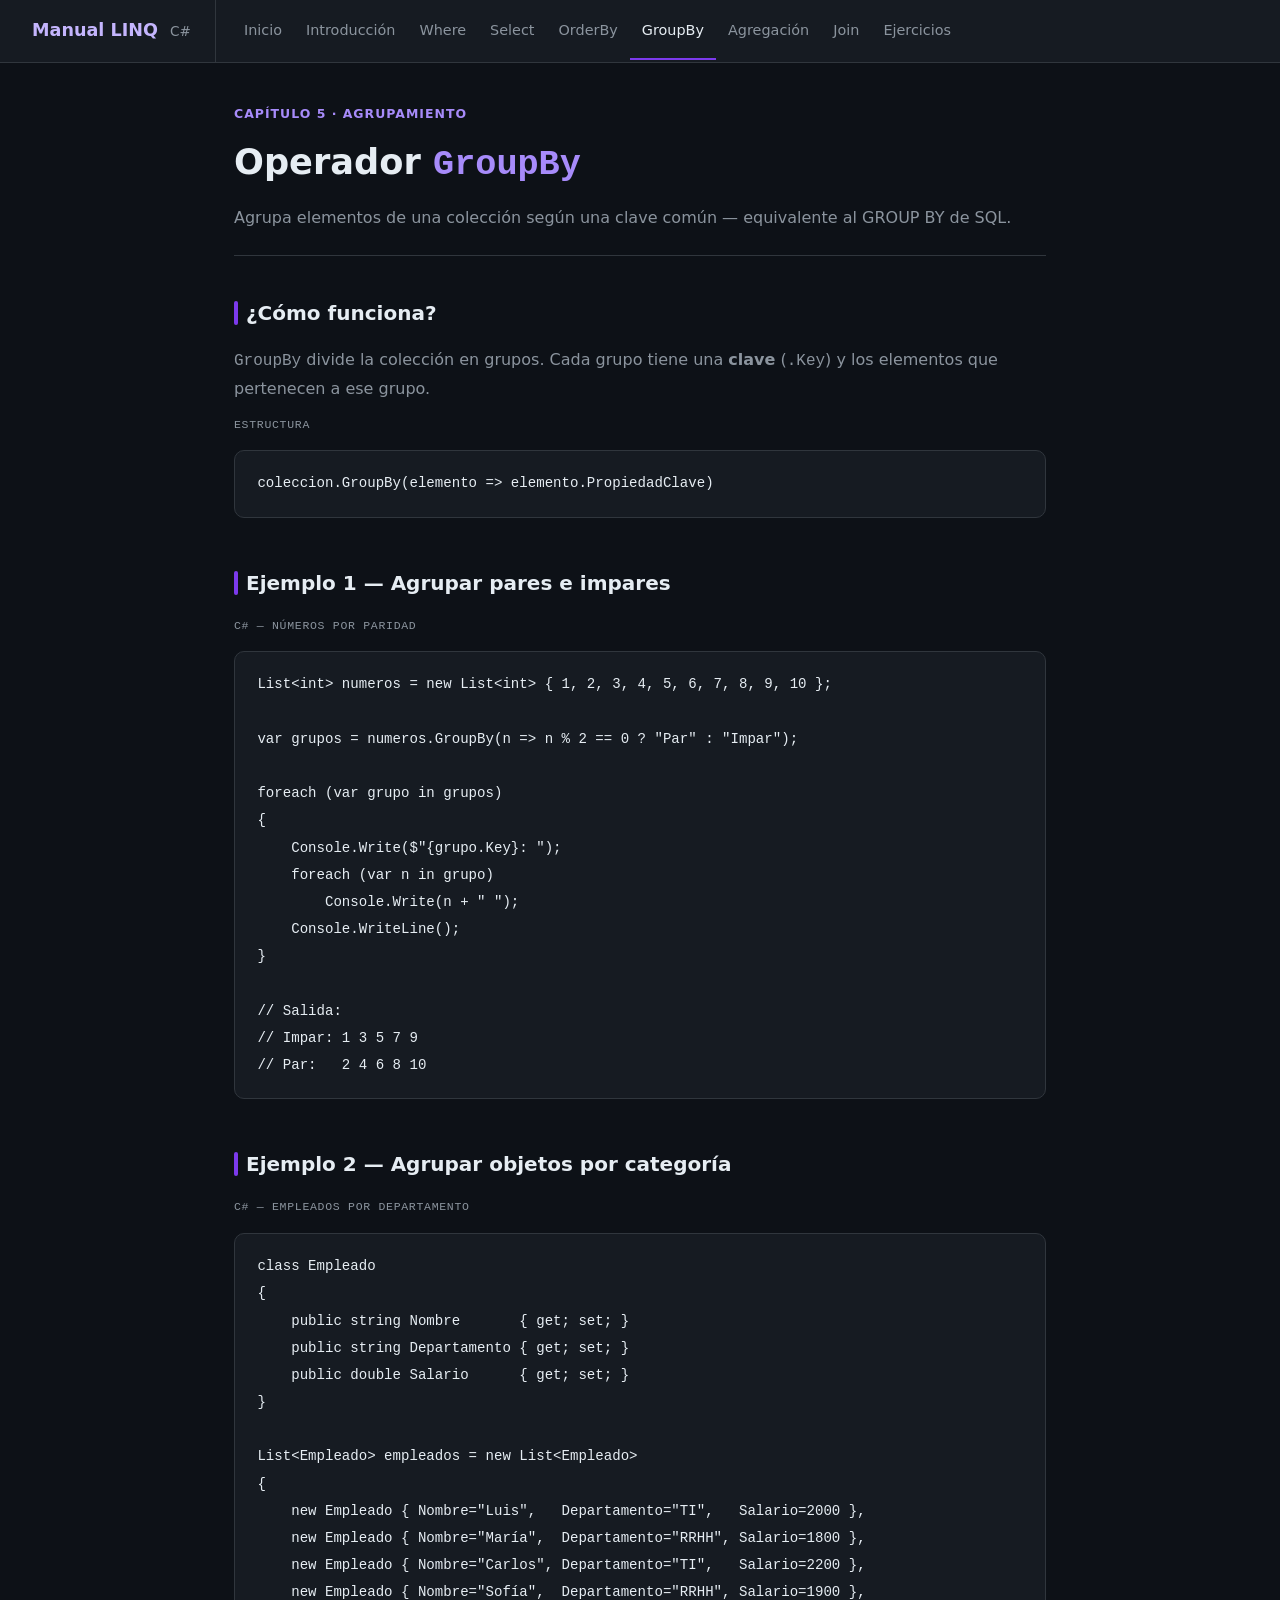
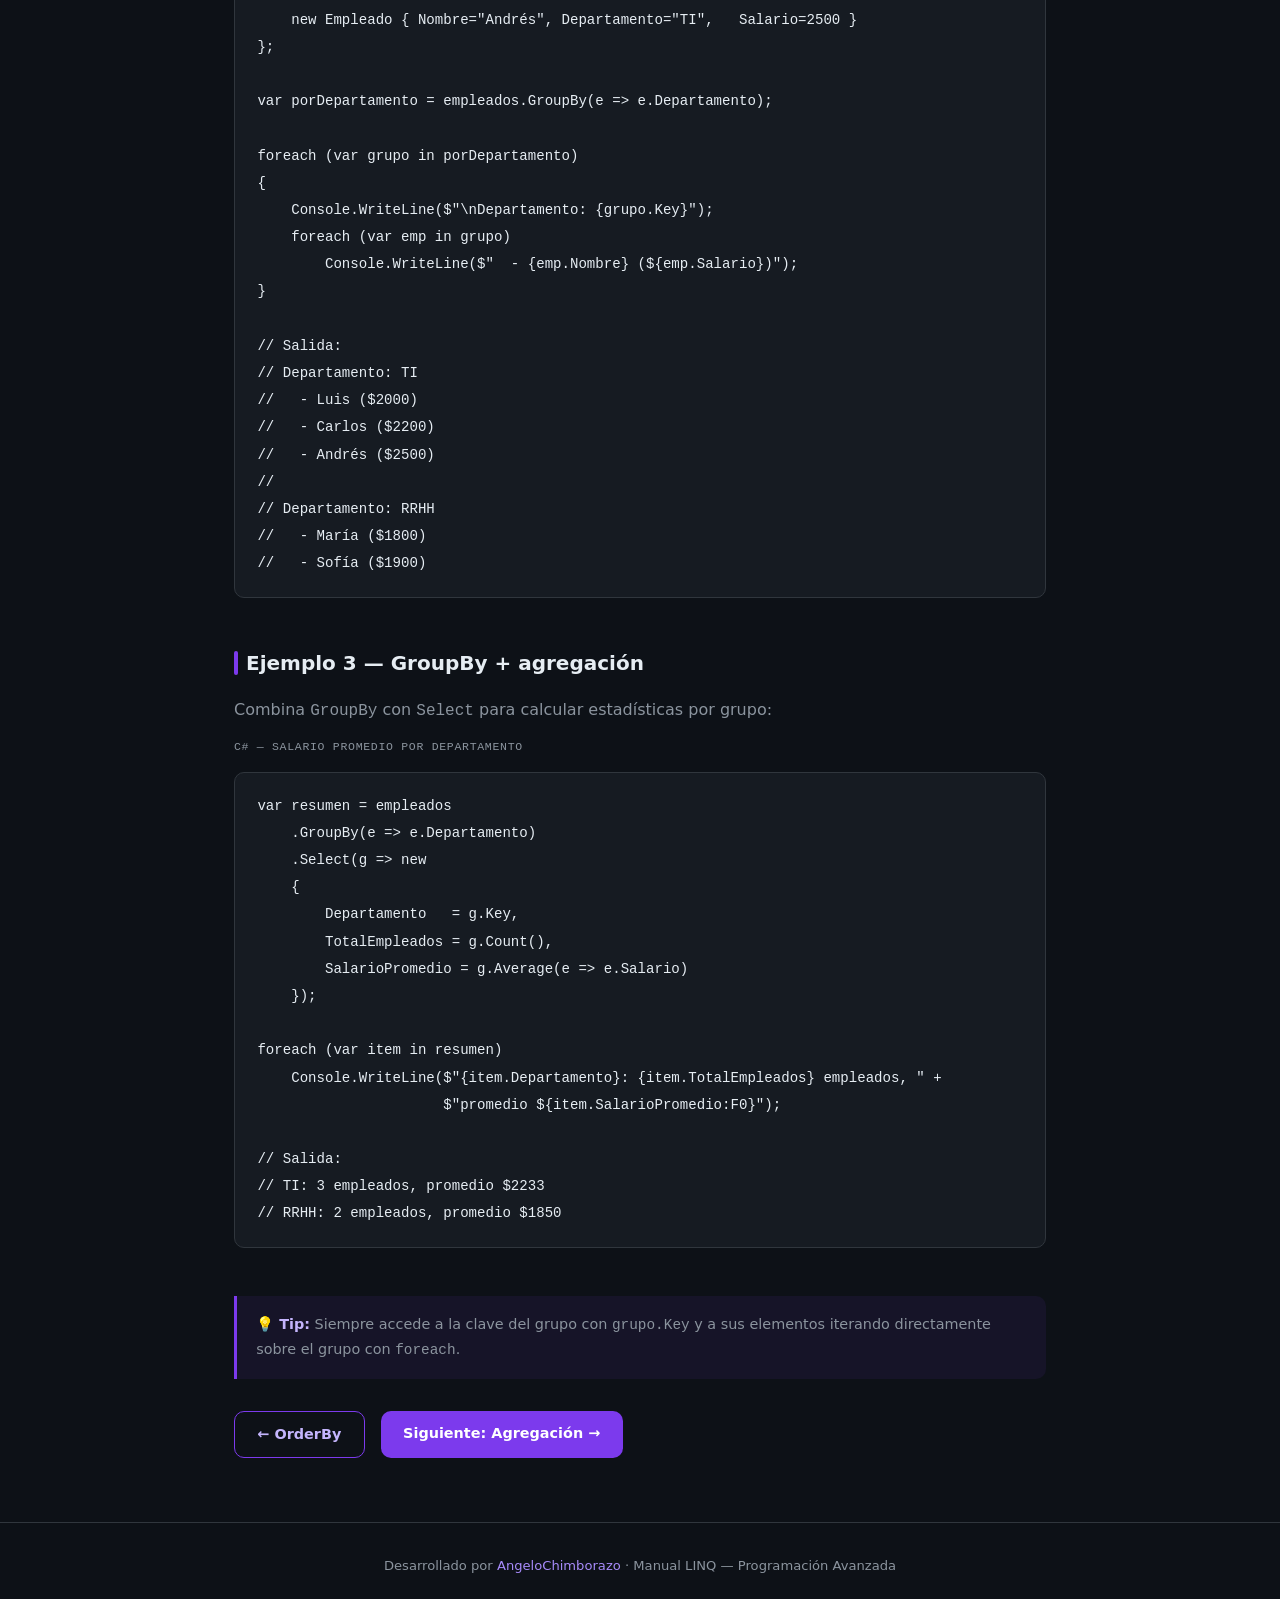
<file: Group By.html>
<!DOCTYPE html>
<html lang="es">
<head>
  <meta charset="UTF-8" />
  <meta name="viewport" content="width=device-width, initial-scale=1.0" />
  <title>GroupBy — Agrupamiento | Manual LINQ C#</title>
  <link rel="stylesheet" href="style.css" />
</head>
<body>

<nav>
  <div class="nav-brand">Manual LINQ <span>C#</span></div>
  <a href="index.html">Inicio</a>
  <a href="introduccion.html">Introducción</a>
  <a href="where.html">Where</a>
  <a href="select.html">Select</a>
  <a href="orderby.html">OrderBy</a>
  <a href="groupby.html" class="active">GroupBy</a>
  <a href="agregacion.html">Agregación</a>
  <a href="join.html">Join</a>
  <a href="ejercicios.html">Ejercicios</a>
</nav>

<main class="page">
  <div class="page-header">
    <div class="page-eyebrow">Capítulo 5 · Agrupamiento</div>
    <h1>Operador <code style="color:var(--accent2)">GroupBy</code></h1>
    <p>Agrupa elementos de una colección según una clave común — equivalente al GROUP BY de SQL.</p>
  </div>

  <div class="section">
    <h2>¿Cómo funciona?</h2>
    <p><code>GroupBy</code> divide la colección en grupos. Cada grupo tiene una <strong>clave</strong> (<code>.Key</code>) y los elementos que pertenecen a ese grupo.</p>
    <div class="code-label">Estructura</div>
    <pre><code>coleccion.GroupBy(elemento => elemento.PropiedadClave)</code></pre>
  </div>

  <div class="section">
    <h2>Ejemplo 1 — Agrupar pares e impares</h2>
    <div class="code-label">C# — Números por paridad</div>
    <pre><code>List&lt;int&gt; numeros = new List&lt;int&gt; { 1, 2, 3, 4, 5, 6, 7, 8, 9, 10 };

var grupos = numeros.GroupBy(n => n % 2 == 0 ? "Par" : "Impar");

foreach (var grupo in grupos)
{
    Console.Write($"{grupo.Key}: ");
    foreach (var n in grupo)
        Console.Write(n + " ");
    Console.WriteLine();
}

// Salida:
// Impar: 1 3 5 7 9
// Par:   2 4 6 8 10</code></pre>
  </div>

  <div class="section">
    <h2>Ejemplo 2 — Agrupar objetos por categoría</h2>
    <div class="code-label">C# — Empleados por departamento</div>
    <pre><code>class Empleado
{
    public string Nombre       { get; set; }
    public string Departamento { get; set; }
    public double Salario      { get; set; }
}

List&lt;Empleado&gt; empleados = new List&lt;Empleado&gt;
{
    new Empleado { Nombre="Luis",   Departamento="TI",   Salario=2000 },
    new Empleado { Nombre="María",  Departamento="RRHH", Salario=1800 },
    new Empleado { Nombre="Carlos", Departamento="TI",   Salario=2200 },
    new Empleado { Nombre="Sofía",  Departamento="RRHH", Salario=1900 },
    new Empleado { Nombre="Andrés", Departamento="TI",   Salario=2500 }
};

var porDepartamento = empleados.GroupBy(e => e.Departamento);

foreach (var grupo in porDepartamento)
{
    Console.WriteLine($"\nDepartamento: {grupo.Key}");
    foreach (var emp in grupo)
        Console.WriteLine($"  - {emp.Nombre} (${emp.Salario})");
}

// Salida:
// Departamento: TI
//   - Luis ($2000)
//   - Carlos ($2200)
//   - Andrés ($2500)
//
// Departamento: RRHH
//   - María ($1800)
//   - Sofía ($1900)</code></pre>
  </div>

  <div class="section">
    <h2>Ejemplo 3 — GroupBy + agregación</h2>
    <p>Combina <code>GroupBy</code> con <code>Select</code> para calcular estadísticas por grupo:</p>
    <div class="code-label">C# — Salario promedio por departamento</div>
    <pre><code>var resumen = empleados
    .GroupBy(e => e.Departamento)
    .Select(g => new
    {
        Departamento   = g.Key,
        TotalEmpleados = g.Count(),
        SalarioPromedio = g.Average(e => e.Salario)
    });

foreach (var item in resumen)
    Console.WriteLine($"{item.Departamento}: {item.TotalEmpleados} empleados, " +
                      $"promedio ${item.SalarioPromedio:F0}");

// Salida:
// TI: 3 empleados, promedio $2233
// RRHH: 2 empleados, promedio $1850</code></pre>
  </div>

  <div class="callout">
    <strong>💡 Tip:</strong> Siempre accede a la clave del grupo con <code>grupo.Key</code> y a sus elementos iterando directamente sobre el grupo con <code>foreach</code>.
  </div>

  <div style="display:flex; gap:1rem; margin-top:2rem; flex-wrap:wrap;">
    <a href="orderby.html" class="btn btn-outline">← OrderBy</a>
    <a href="agregacion.html" class="btn btn-primary">Siguiente: Agregación →</a>
  </div>
</main>

<footer>
  <p>Desarrollado por <a href="https://github.com/AngeloChimborazo" target="_blank">AngeloChimborazo</a> · Manual LINQ — Programación Avanzada</p>
</footer>
</body>
</html>
</file>
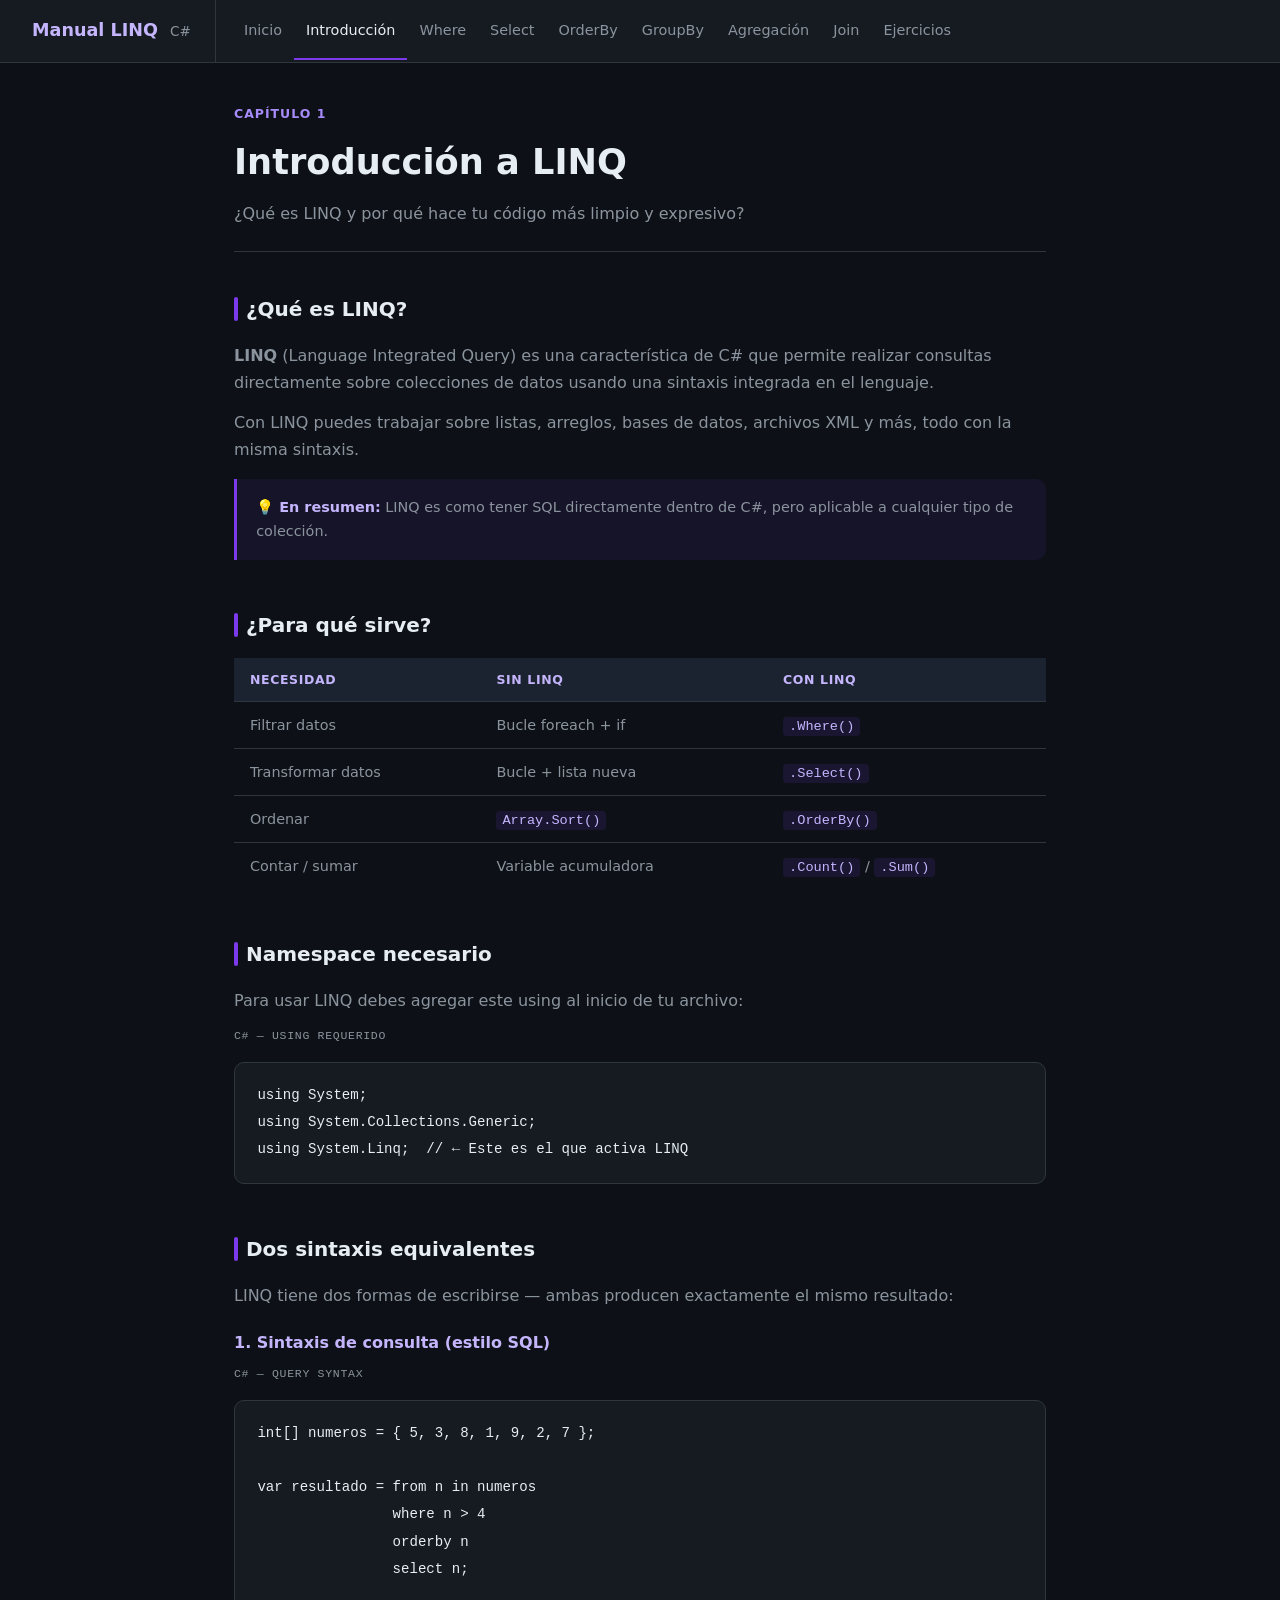
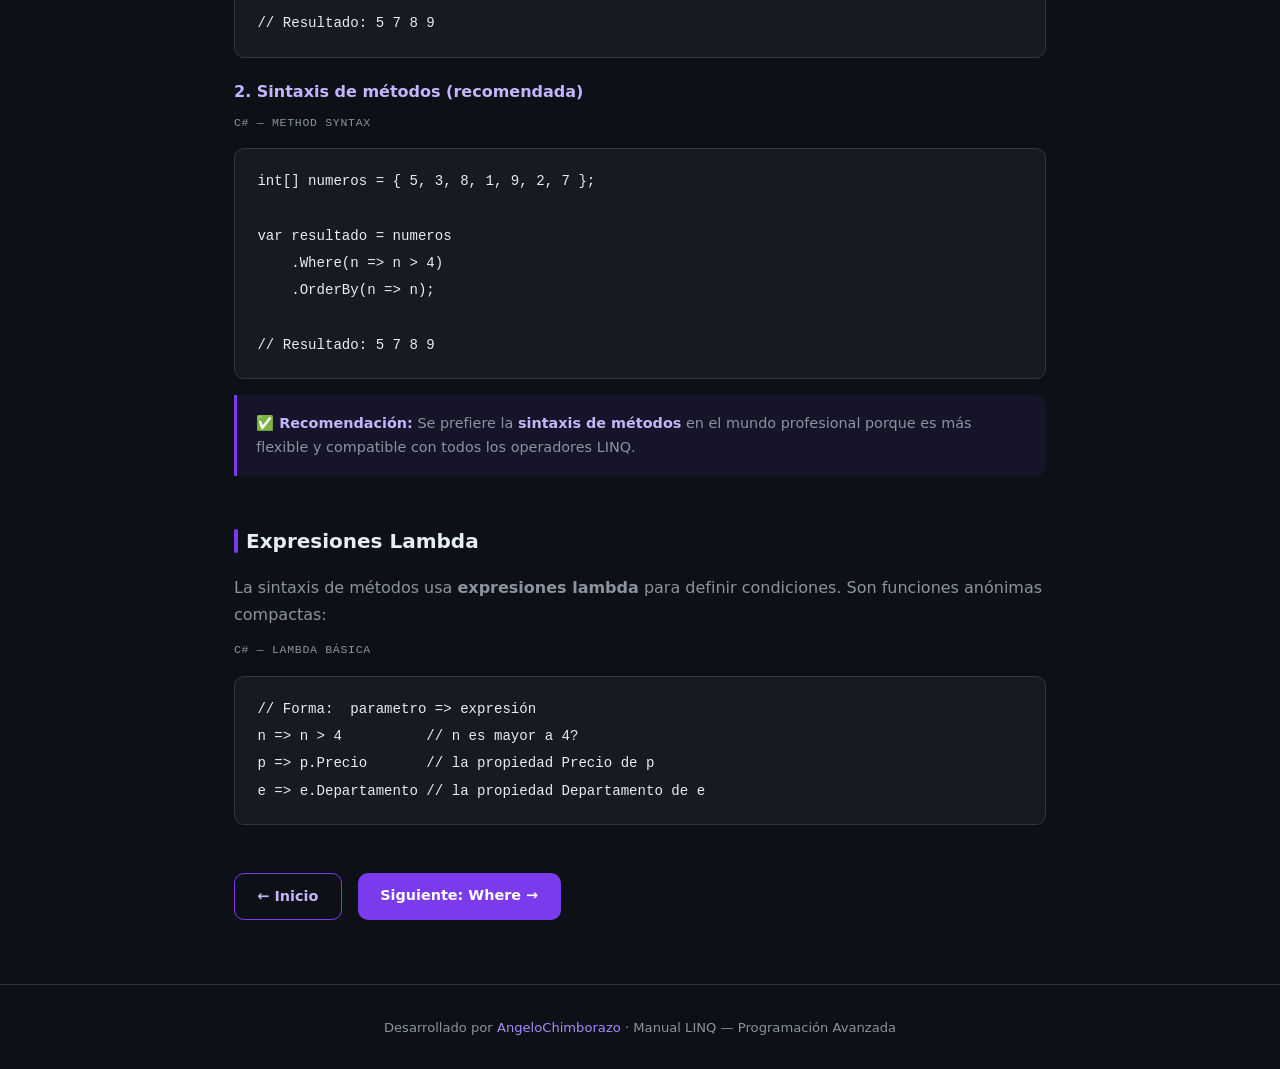
<file: Introduccion.html>
<!DOCTYPE html>
<html lang="es">
<head>
  <meta charset="UTF-8" />
  <meta name="viewport" content="width=device-width, initial-scale=1.0" />
  <title>Introducción a LINQ — Manual LINQ C#</title>
  <link rel="stylesheet" href="style.css" />
</head>
<body>

<nav>
  <div class="nav-brand">Manual LINQ <span>C#</span></div>
  <a href="index.html">Inicio</a>
  <a href="introduccion.html" class="active">Introducción</a>
  <a href="where.html">Where</a>
  <a href="select.html">Select</a>
  <a href="orderby.html">OrderBy</a>
  <a href="groupby.html">GroupBy</a>
  <a href="agregacion.html">Agregación</a>
  <a href="join.html">Join</a>
  <a href="ejercicios.html">Ejercicios</a>
</nav>

<main class="page">
  <div class="page-header">
    <div class="page-eyebrow">Capítulo 1</div>
    <h1>Introducción a LINQ</h1>
    <p>¿Qué es LINQ y por qué hace tu código más limpio y expresivo?</p>
  </div>

  <!-- ¿Qué es? -->
  <div class="section">
    <h2>¿Qué es LINQ?</h2>
    <p><strong>LINQ</strong> (Language Integrated Query) es una característica de C# que permite realizar consultas directamente sobre colecciones de datos usando una sintaxis integrada en el lenguaje.</p>
    <p>Con LINQ puedes trabajar sobre listas, arreglos, bases de datos, archivos XML y más, todo con la misma sintaxis.</p>

    <div class="callout">
      <strong>💡 En resumen:</strong> LINQ es como tener SQL directamente dentro de C#, pero aplicable a cualquier tipo de colección.
    </div>
  </div>

  <!-- ¿Para qué sirve? -->
  <div class="section">
    <h2>¿Para qué sirve?</h2>
    <table>
      <thead><tr><th>Necesidad</th><th>Sin LINQ</th><th>Con LINQ</th></tr></thead>
      <tbody>
        <tr><td>Filtrar datos</td><td>Bucle foreach + if</td><td><code>.Where()</code></td></tr>
        <tr><td>Transformar datos</td><td>Bucle + lista nueva</td><td><code>.Select()</code></td></tr>
        <tr><td>Ordenar</td><td><code>Array.Sort()</code></td><td><code>.OrderBy()</code></td></tr>
        <tr><td>Contar / sumar</td><td>Variable acumuladora</td><td><code>.Count()</code> / <code>.Sum()</code></td></tr>
      </tbody>
    </table>
  </div>

  <!-- Namespace -->
  <div class="section">
    <h2>Namespace necesario</h2>
    <p>Para usar LINQ debes agregar este using al inicio de tu archivo:</p>
    <div class="code-label">C# — using requerido</div>
    <pre><code>using System;
using System.Collections.Generic;
using System.Linq;  // ← Este es el que activa LINQ</code></pre>
  </div>

  <!-- Dos sintaxis -->
  <div class="section">
    <h2>Dos sintaxis equivalentes</h2>
    <p>LINQ tiene dos formas de escribirse — ambas producen exactamente el mismo resultado:</p>

    <h3>1. Sintaxis de consulta (estilo SQL)</h3>
    <div class="code-label">C# — Query Syntax</div>
    <pre><code>int[] numeros = { 5, 3, 8, 1, 9, 2, 7 };

var resultado = from n in numeros
                where n > 4
                orderby n
                select n;

// Resultado: 5 7 8 9</code></pre>

    <h3>2. Sintaxis de métodos (recomendada)</h3>
    <div class="code-label">C# — Method Syntax</div>
    <pre><code>int[] numeros = { 5, 3, 8, 1, 9, 2, 7 };

var resultado = numeros
    .Where(n => n > 4)
    .OrderBy(n => n);

// Resultado: 5 7 8 9</code></pre>

    <div class="callout">
      <strong>✅ Recomendación:</strong> Se prefiere la <strong>sintaxis de métodos</strong> en el mundo profesional porque es más flexible y compatible con todos los operadores LINQ.
    </div>
  </div>

  <!-- Expresiones lambda -->
  <div class="section">
    <h2>Expresiones Lambda</h2>
    <p>La sintaxis de métodos usa <strong>expresiones lambda</strong> para definir condiciones. Son funciones anónimas compactas:</p>
    <div class="code-label">C# — Lambda básica</div>
    <pre><code>// Forma:  parametro => expresión
n => n > 4          // n es mayor a 4?
p => p.Precio       // la propiedad Precio de p
e => e.Departamento // la propiedad Departamento de e</code></pre>
  </div>

  <div style="display:flex; gap:1rem; margin-top:2rem; flex-wrap:wrap;">
    <a href="index.html" class="btn btn-outline">← Inicio</a>
    <a href="where.html" class="btn btn-primary">Siguiente: Where →</a>
  </div>
</main>

<footer>
  <p>Desarrollado por <a href="https://github.com/AngeloChimborazo" target="_blank">AngeloChimborazo</a> · Manual LINQ — Programación Avanzada</p>
</footer>
</body>
</html>
</file>
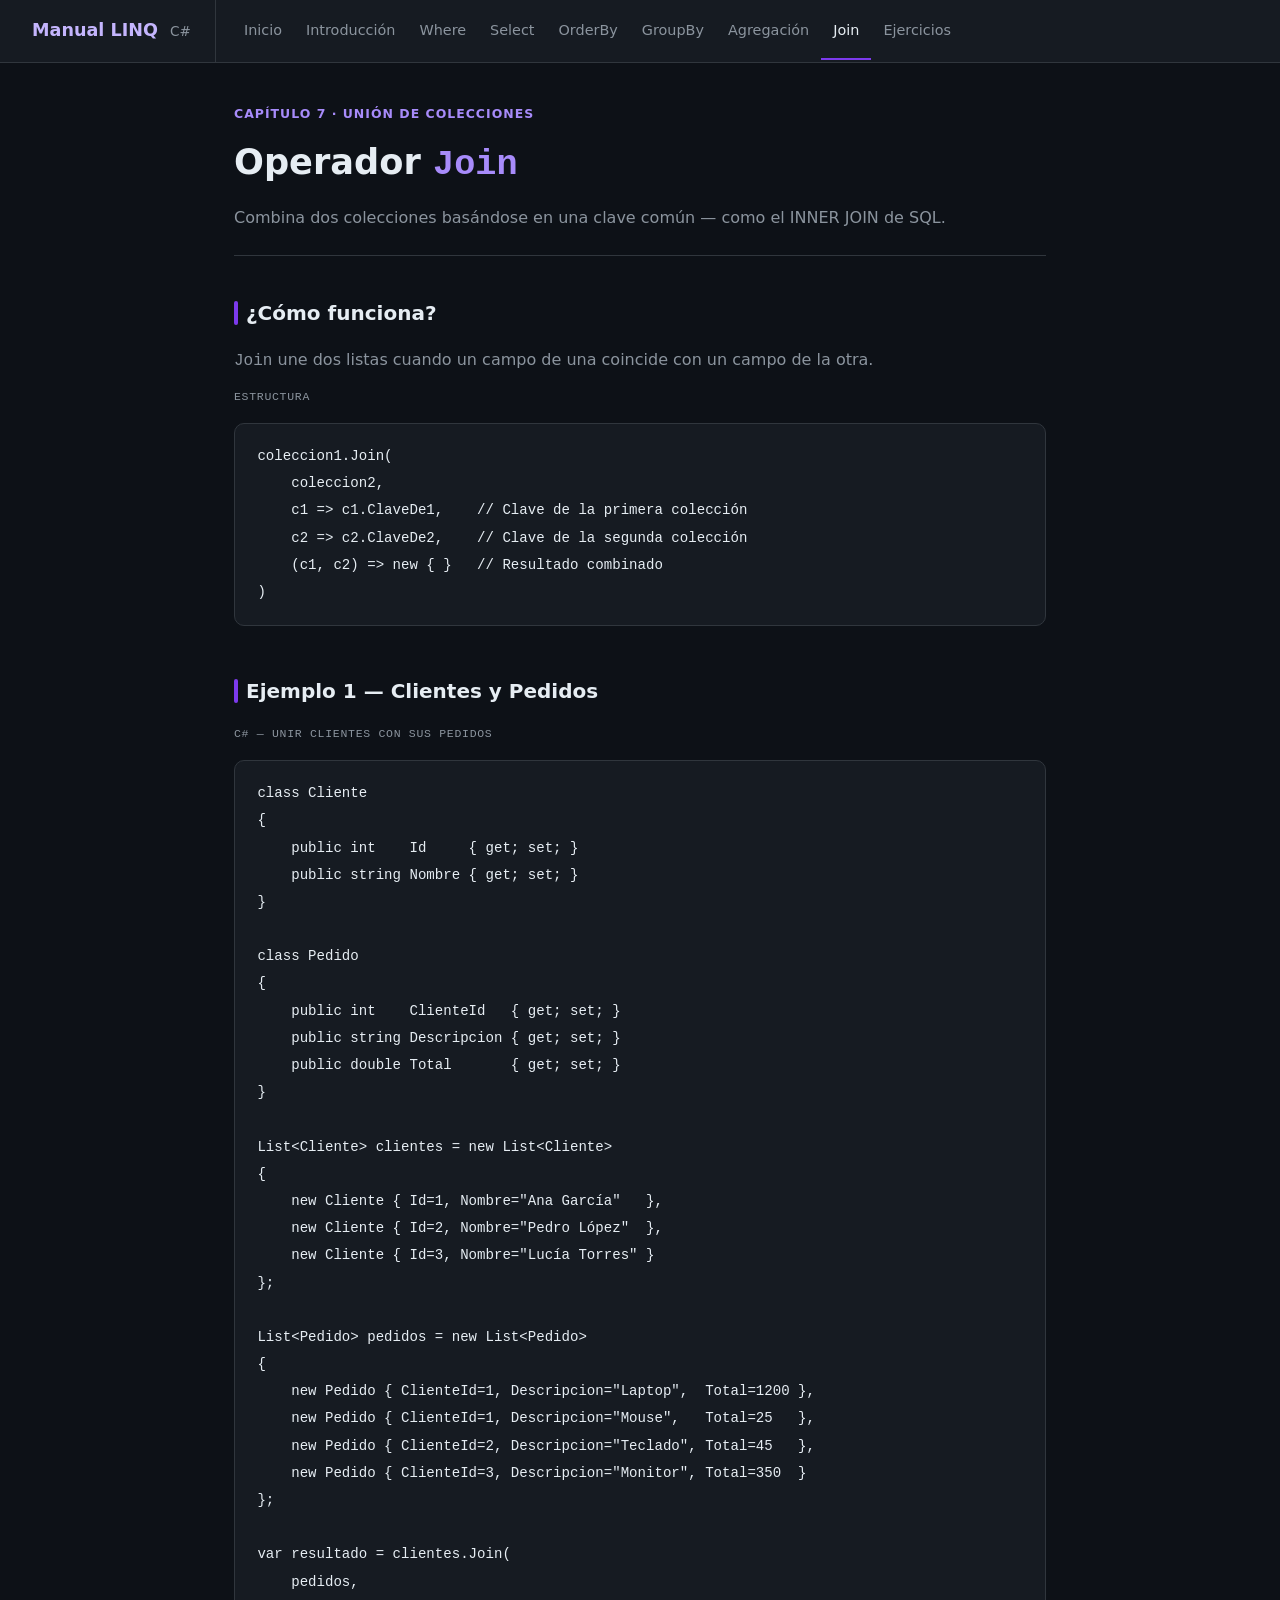
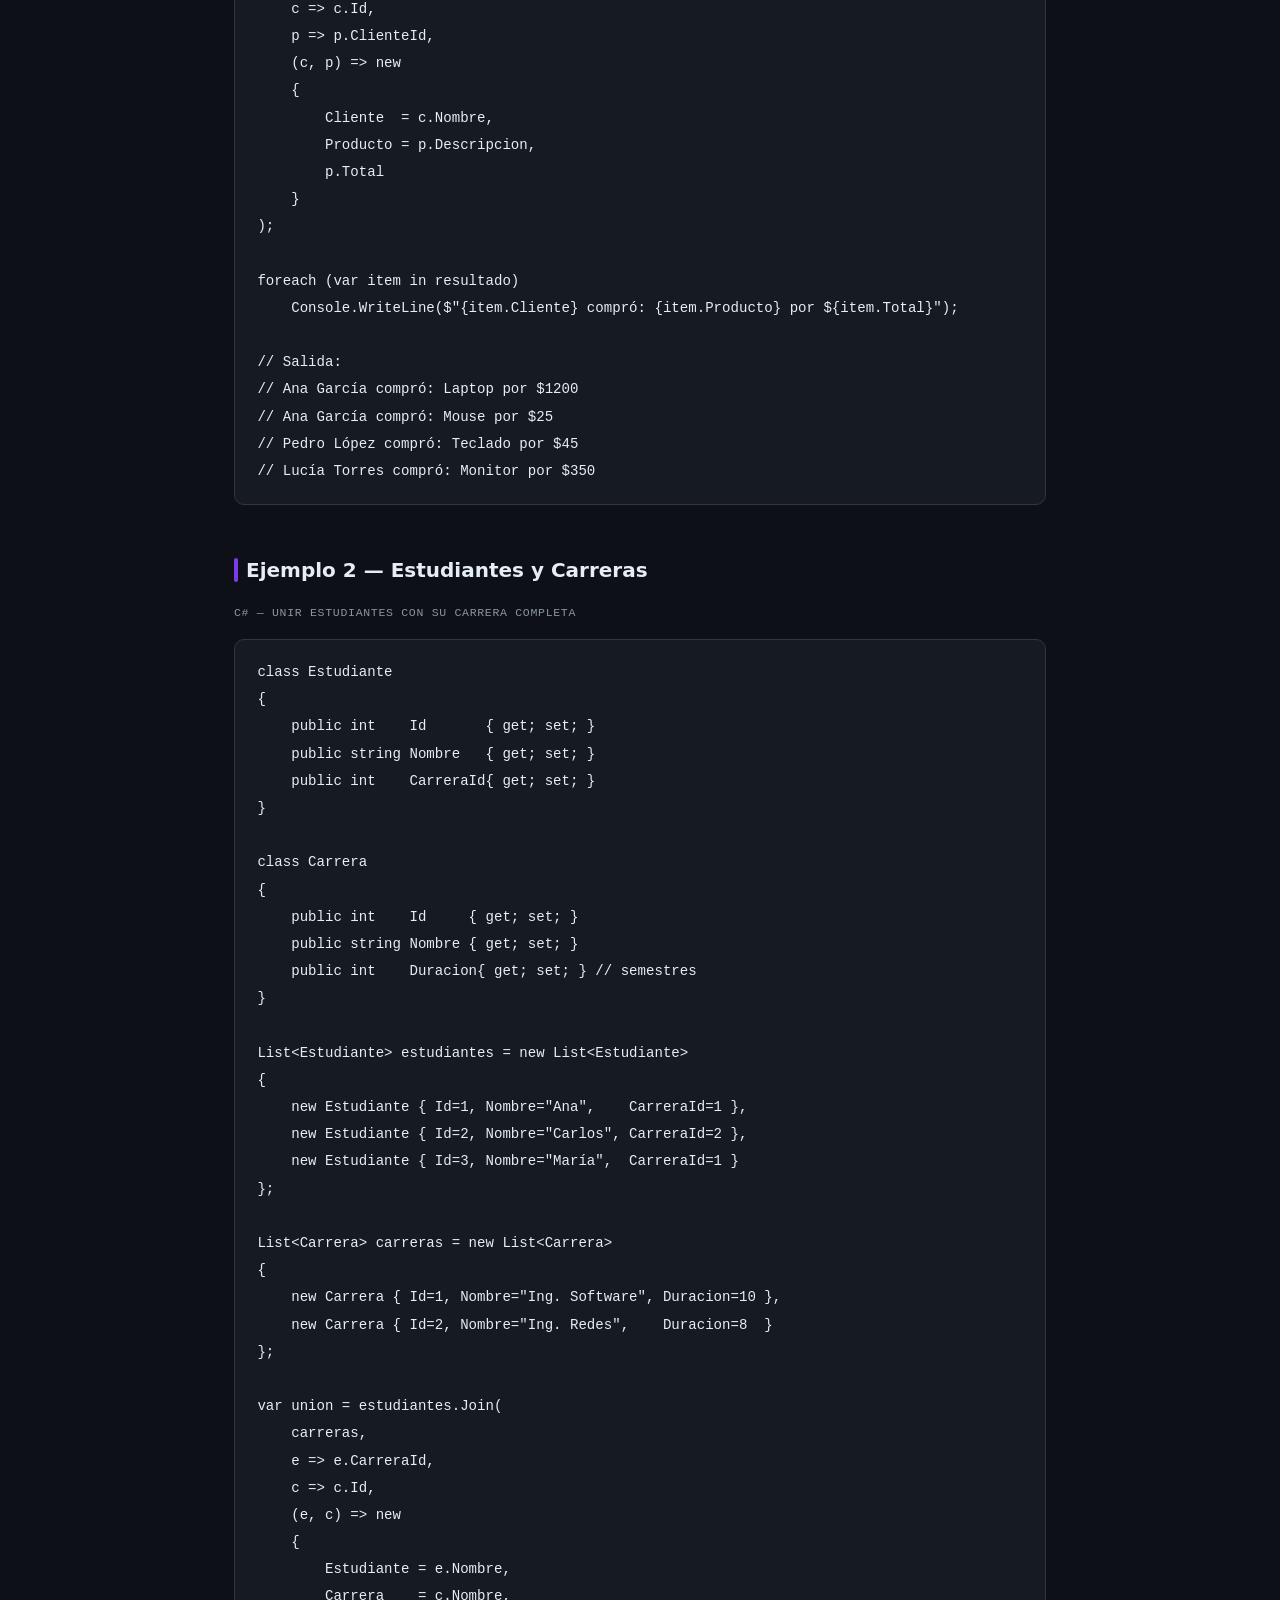
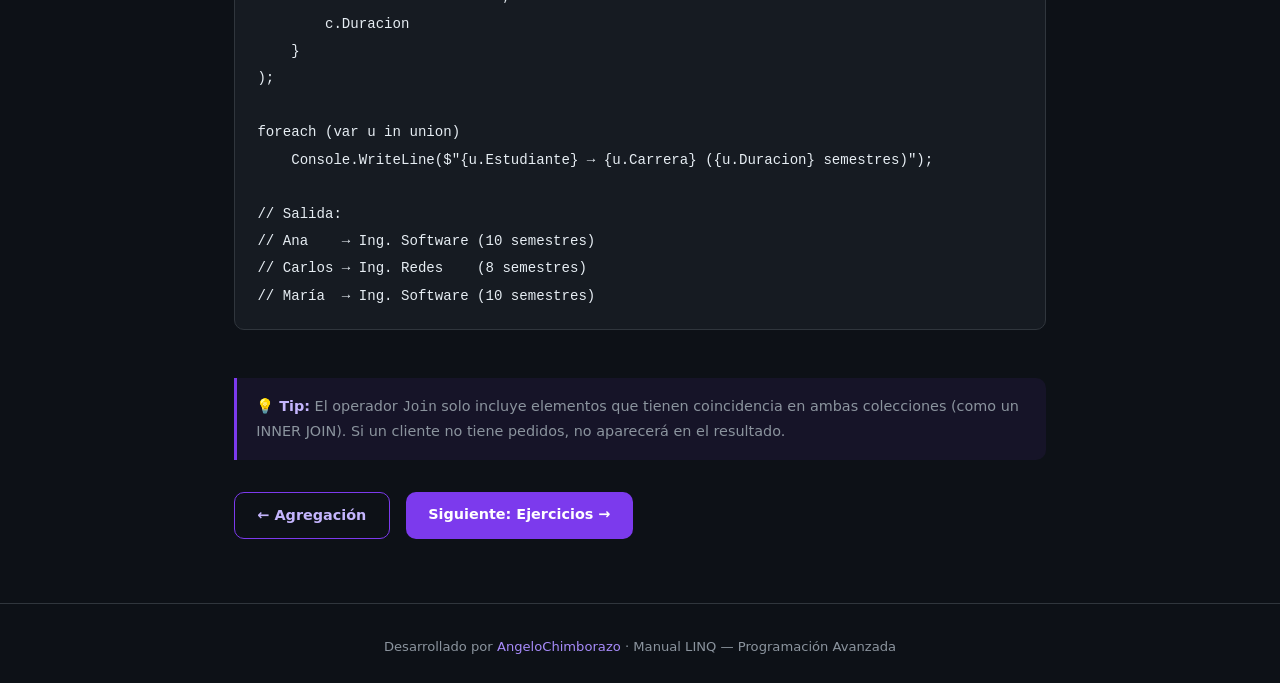
<file: Join.html>
<!DOCTYPE html>
<html lang="es">
<head>
  <meta charset="UTF-8" />
  <meta name="viewport" content="width=device-width, initial-scale=1.0" />
  <title>Join — Unión | Manual LINQ C#</title>
  <link rel="stylesheet" href="style.css" />
</head>
<body>

<nav>
  <div class="nav-brand">Manual LINQ <span>C#</span></div>
  <a href="index.html">Inicio</a>
  <a href="introduccion.html">Introducción</a>
  <a href="where.html">Where</a>
  <a href="select.html">Select</a>
  <a href="orderby.html">OrderBy</a>
  <a href="groupby.html">GroupBy</a>
  <a href="agregacion.html">Agregación</a>
  <a href="join.html" class="active">Join</a>
  <a href="ejercicios.html">Ejercicios</a>
</nav>

<main class="page">
  <div class="page-header">
    <div class="page-eyebrow">Capítulo 7 · Unión de colecciones</div>
    <h1>Operador <code style="color:var(--accent2)">Join</code></h1>
    <p>Combina dos colecciones basándose en una clave común — como el INNER JOIN de SQL.</p>
  </div>

  <div class="section">
    <h2>¿Cómo funciona?</h2>
    <p><code>Join</code> une dos listas cuando un campo de una coincide con un campo de la otra.</p>
    <div class="code-label">Estructura</div>
    <pre><code>coleccion1.Join(
    coleccion2,
    c1 => c1.ClaveDe1,    // Clave de la primera colección
    c2 => c2.ClaveDe2,    // Clave de la segunda colección
    (c1, c2) => new { }   // Resultado combinado
)</code></pre>
  </div>

  <div class="section">
    <h2>Ejemplo 1 — Clientes y Pedidos</h2>
    <div class="code-label">C# — Unir clientes con sus pedidos</div>
    <pre><code>class Cliente
{
    public int    Id     { get; set; }
    public string Nombre { get; set; }
}

class Pedido
{
    public int    ClienteId   { get; set; }
    public string Descripcion { get; set; }
    public double Total       { get; set; }
}

List&lt;Cliente&gt; clientes = new List&lt;Cliente&gt;
{
    new Cliente { Id=1, Nombre="Ana García"   },
    new Cliente { Id=2, Nombre="Pedro López"  },
    new Cliente { Id=3, Nombre="Lucía Torres" }
};

List&lt;Pedido&gt; pedidos = new List&lt;Pedido&gt;
{
    new Pedido { ClienteId=1, Descripcion="Laptop",  Total=1200 },
    new Pedido { ClienteId=1, Descripcion="Mouse",   Total=25   },
    new Pedido { ClienteId=2, Descripcion="Teclado", Total=45   },
    new Pedido { ClienteId=3, Descripcion="Monitor", Total=350  }
};

var resultado = clientes.Join(
    pedidos,
    c => c.Id,
    p => p.ClienteId,
    (c, p) => new
    {
        Cliente  = c.Nombre,
        Producto = p.Descripcion,
        p.Total
    }
);

foreach (var item in resultado)
    Console.WriteLine($"{item.Cliente} compró: {item.Producto} por ${item.Total}");

// Salida:
// Ana García compró: Laptop por $1200
// Ana García compró: Mouse por $25
// Pedro López compró: Teclado por $45
// Lucía Torres compró: Monitor por $350</code></pre>
  </div>

  <div class="section">
    <h2>Ejemplo 2 — Estudiantes y Carreras</h2>
    <div class="code-label">C# — Unir estudiantes con su carrera completa</div>
    <pre><code>class Estudiante
{
    public int    Id       { get; set; }
    public string Nombre   { get; set; }
    public int    CarreraId{ get; set; }
}

class Carrera
{
    public int    Id     { get; set; }
    public string Nombre { get; set; }
    public int    Duracion{ get; set; } // semestres
}

List&lt;Estudiante&gt; estudiantes = new List&lt;Estudiante&gt;
{
    new Estudiante { Id=1, Nombre="Ana",    CarreraId=1 },
    new Estudiante { Id=2, Nombre="Carlos", CarreraId=2 },
    new Estudiante { Id=3, Nombre="María",  CarreraId=1 }
};

List&lt;Carrera&gt; carreras = new List&lt;Carrera&gt;
{
    new Carrera { Id=1, Nombre="Ing. Software", Duracion=10 },
    new Carrera { Id=2, Nombre="Ing. Redes",    Duracion=8  }
};

var union = estudiantes.Join(
    carreras,
    e => e.CarreraId,
    c => c.Id,
    (e, c) => new
    {
        Estudiante = e.Nombre,
        Carrera    = c.Nombre,
        c.Duracion
    }
);

foreach (var u in union)
    Console.WriteLine($"{u.Estudiante} → {u.Carrera} ({u.Duracion} semestres)");

// Salida:
// Ana    → Ing. Software (10 semestres)
// Carlos → Ing. Redes    (8 semestres)
// María  → Ing. Software (10 semestres)</code></pre>
  </div>

  <div class="callout">
    <strong>💡 Tip:</strong> El operador <code>Join</code> solo incluye elementos que tienen coincidencia en ambas colecciones (como un INNER JOIN). Si un cliente no tiene pedidos, no aparecerá en el resultado.
  </div>

  <div style="display:flex; gap:1rem; margin-top:2rem; flex-wrap:wrap;">
    <a href="agregacion.html" class="btn btn-outline">← Agregación</a>
    <a href="ejercicios.html" class="btn btn-primary">Siguiente: Ejercicios →</a>
  </div>
</main>

<footer>
  <p>Desarrollado por <a href="https://github.com/AngeloChimborazo" target="_blank">AngeloChimborazo</a> · Manual LINQ — Programación Avanzada</p>
</footer>
</body>
</html>
</file>
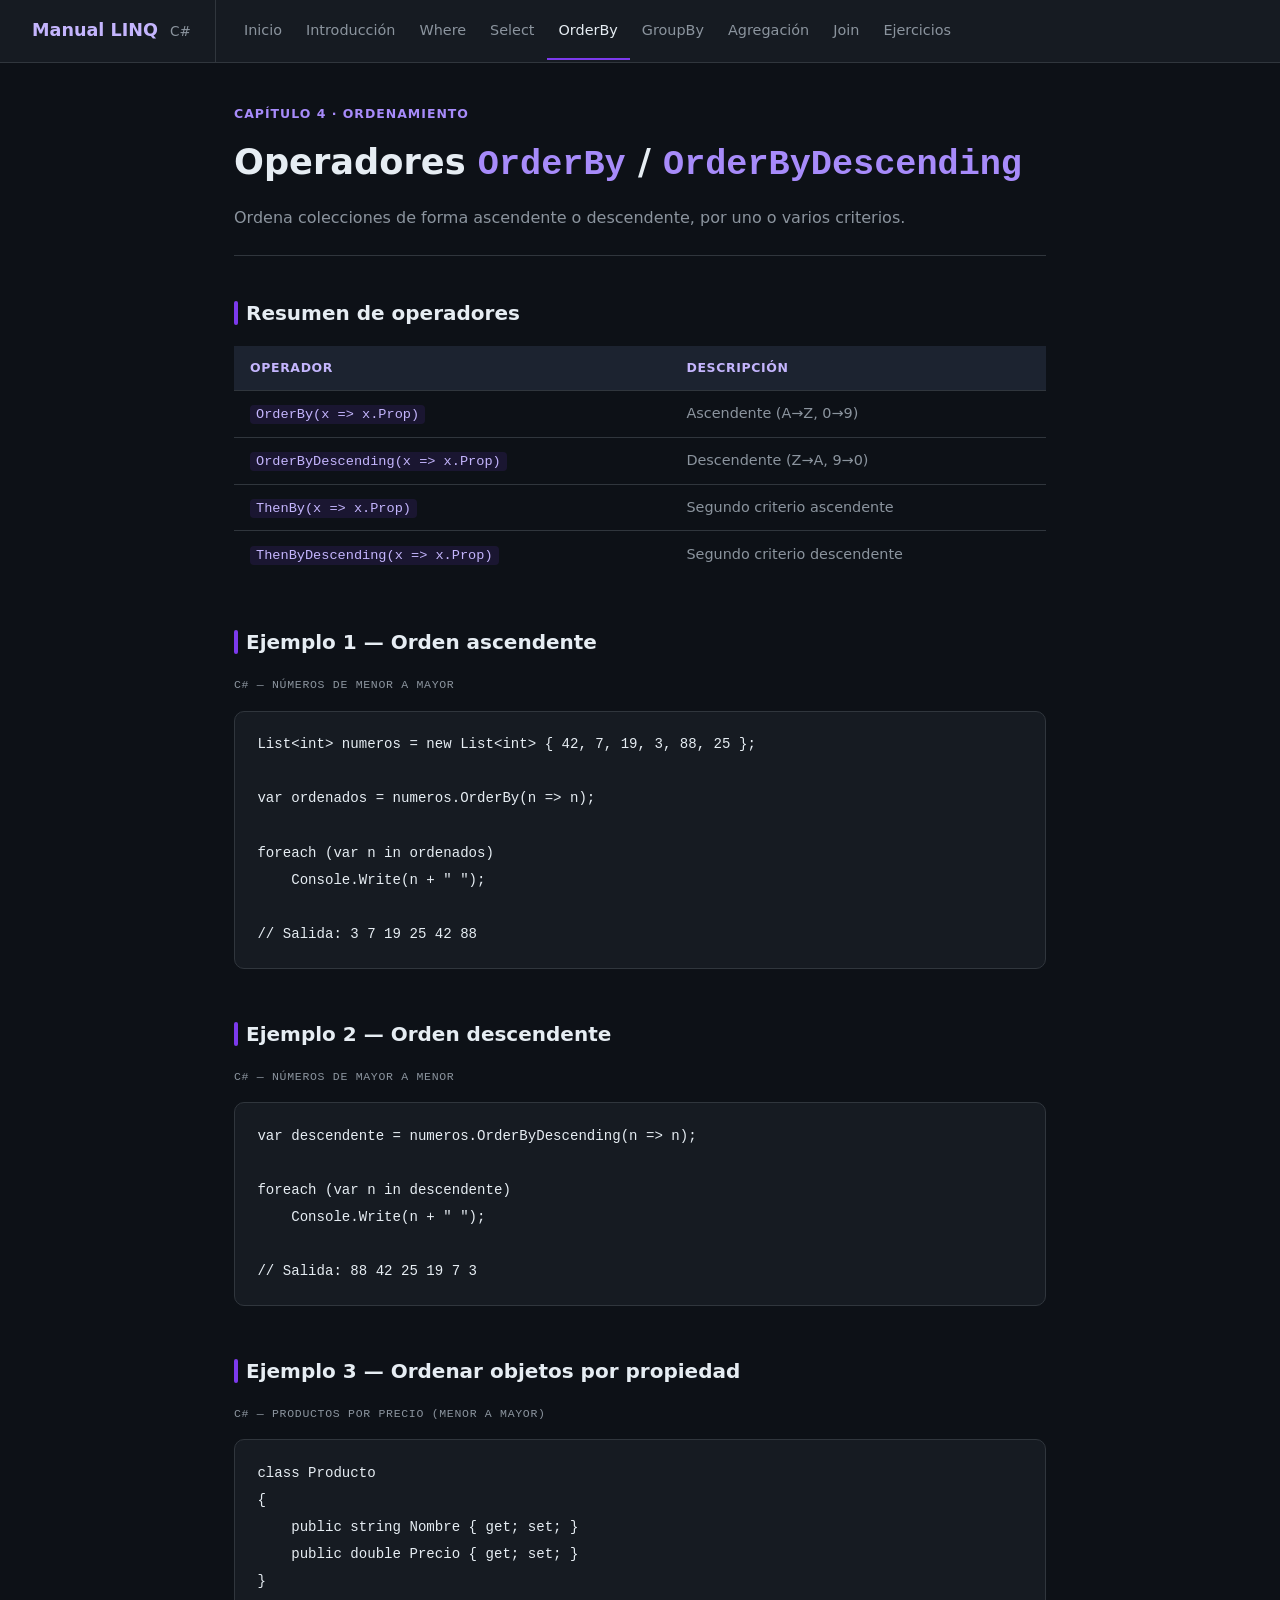
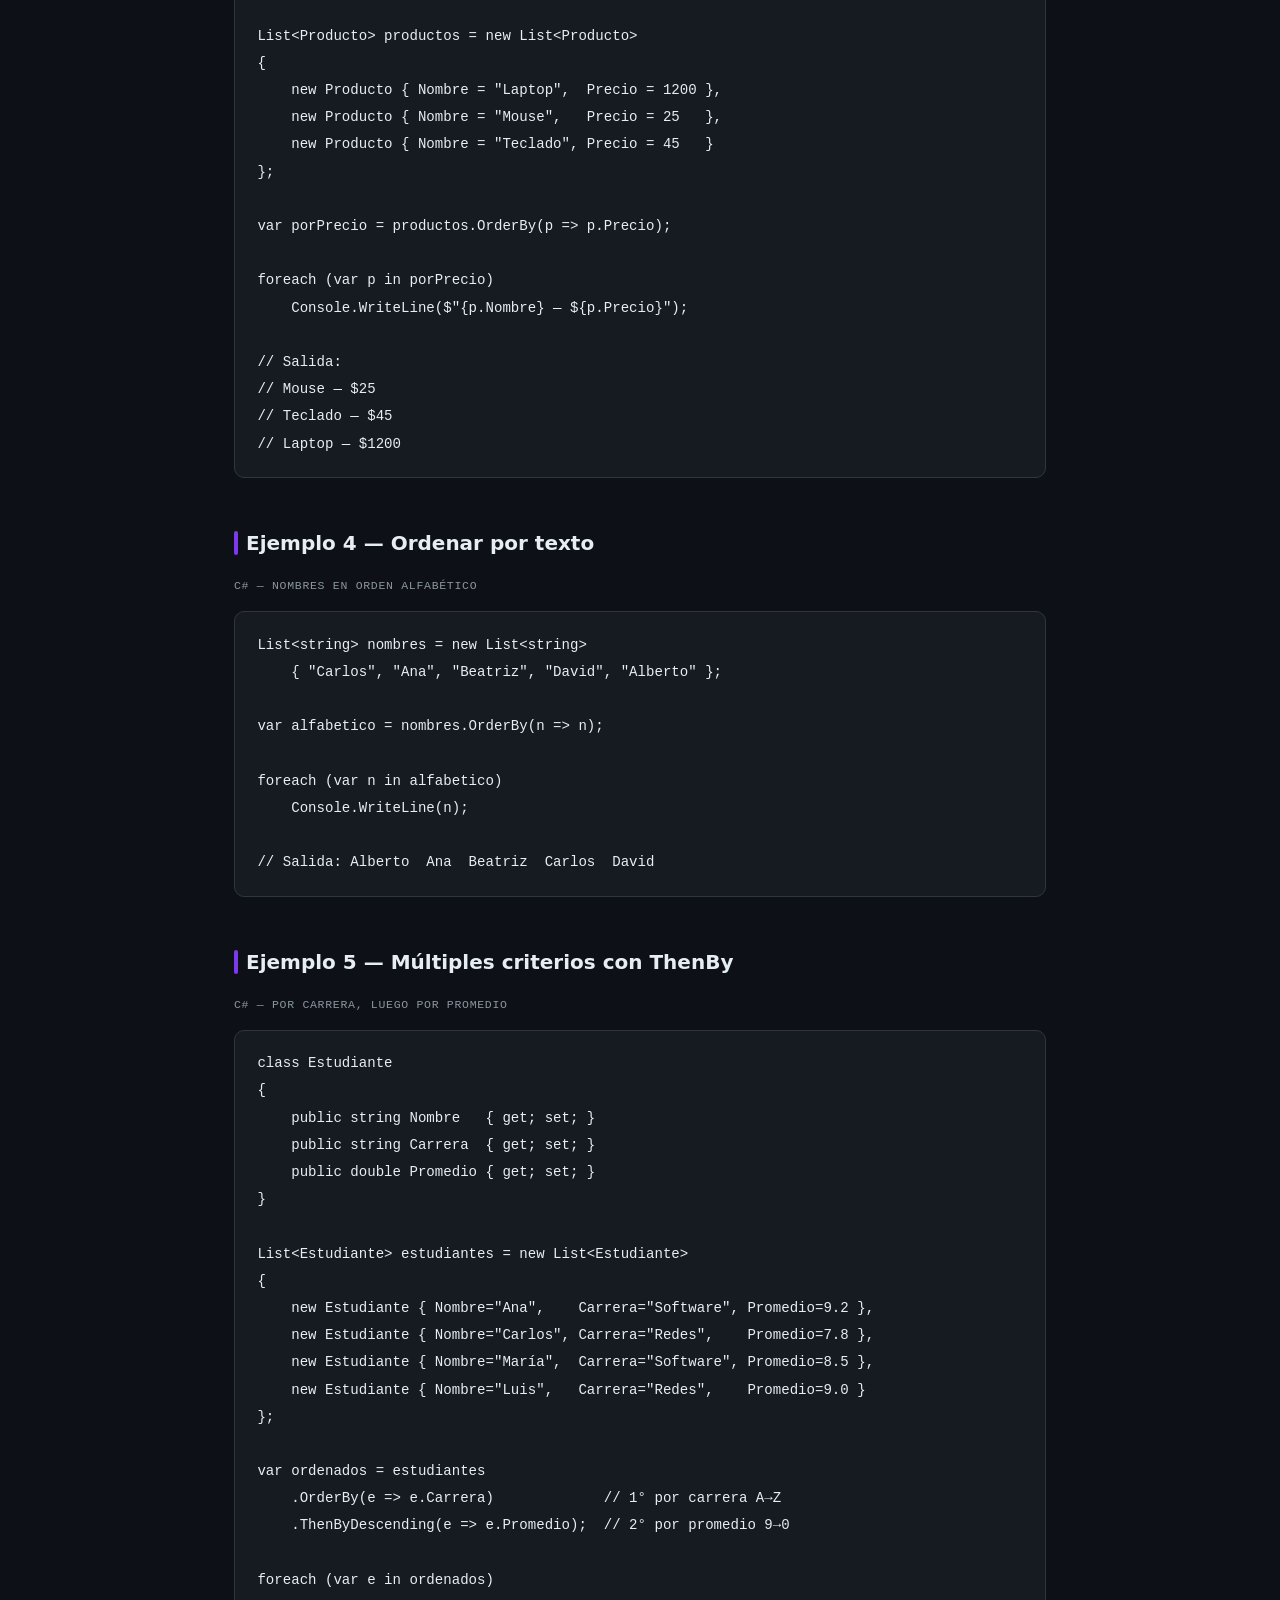
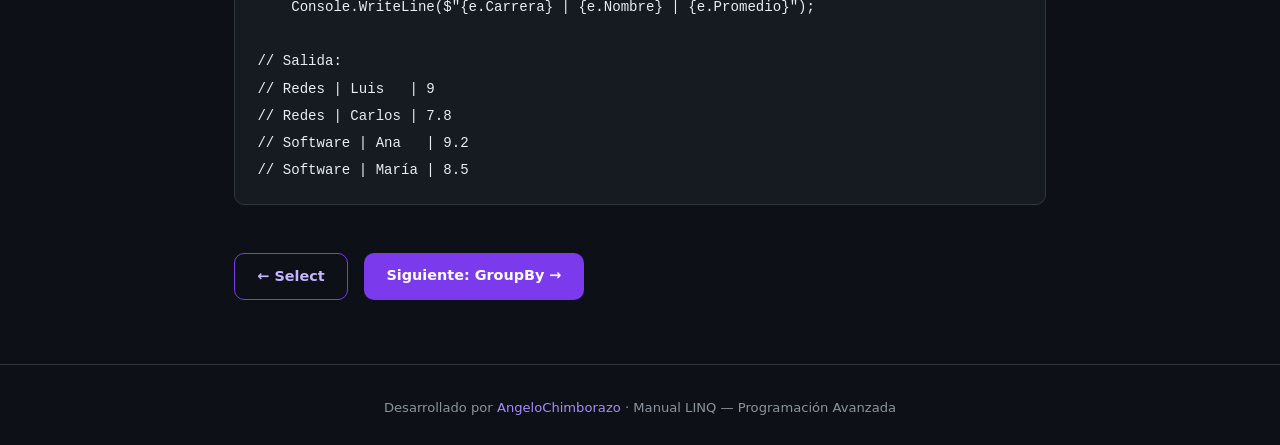
<file: Order by.html>
<!DOCTYPE html>
<html lang="es">
<head>
  <meta charset="UTF-8" />
  <meta name="viewport" content="width=device-width, initial-scale=1.0" />
  <title>OrderBy — Ordenamiento | Manual LINQ C#</title>
  <link rel="stylesheet" href="style.css" />
</head>
<body>

<nav>
  <div class="nav-brand">Manual LINQ <span>C#</span></div>
  <a href="index.html">Inicio</a>
  <a href="introduccion.html">Introducción</a>
  <a href="where.html">Where</a>
  <a href="select.html">Select</a>
  <a href="orderby.html" class="active">OrderBy</a>
  <a href="groupby.html">GroupBy</a>
  <a href="agregacion.html">Agregación</a>
  <a href="join.html">Join</a>
  <a href="ejercicios.html">Ejercicios</a>
</nav>

<main class="page">
  <div class="page-header">
    <div class="page-eyebrow">Capítulo 4 · Ordenamiento</div>
    <h1>Operadores <code style="color:var(--accent2)">OrderBy</code> / <code style="color:var(--accent2)">OrderByDescending</code></h1>
    <p>Ordena colecciones de forma ascendente o descendente, por uno o varios criterios.</p>
  </div>

  <div class="section">
    <h2>Resumen de operadores</h2>
    <table>
      <thead><tr><th>Operador</th><th>Descripción</th></tr></thead>
      <tbody>
        <tr><td><code>OrderBy(x => x.Prop)</code></td><td>Ascendente (A→Z, 0→9)</td></tr>
        <tr><td><code>OrderByDescending(x => x.Prop)</code></td><td>Descendente (Z→A, 9→0)</td></tr>
        <tr><td><code>ThenBy(x => x.Prop)</code></td><td>Segundo criterio ascendente</td></tr>
        <tr><td><code>ThenByDescending(x => x.Prop)</code></td><td>Segundo criterio descendente</td></tr>
      </tbody>
    </table>
  </div>

  <div class="section">
    <h2>Ejemplo 1 — Orden ascendente</h2>
    <div class="code-label">C# — Números de menor a mayor</div>
    <pre><code>List&lt;int&gt; numeros = new List&lt;int&gt; { 42, 7, 19, 3, 88, 25 };

var ordenados = numeros.OrderBy(n => n);

foreach (var n in ordenados)
    Console.Write(n + " ");

// Salida: 3 7 19 25 42 88</code></pre>
  </div>

  <div class="section">
    <h2>Ejemplo 2 — Orden descendente</h2>
    <div class="code-label">C# — Números de mayor a menor</div>
    <pre><code>var descendente = numeros.OrderByDescending(n => n);

foreach (var n in descendente)
    Console.Write(n + " ");

// Salida: 88 42 25 19 7 3</code></pre>
  </div>

  <div class="section">
    <h2>Ejemplo 3 — Ordenar objetos por propiedad</h2>
    <div class="code-label">C# — Productos por precio (menor a mayor)</div>
    <pre><code>class Producto
{
    public string Nombre { get; set; }
    public double Precio { get; set; }
}

List&lt;Producto&gt; productos = new List&lt;Producto&gt;
{
    new Producto { Nombre = "Laptop",  Precio = 1200 },
    new Producto { Nombre = "Mouse",   Precio = 25   },
    new Producto { Nombre = "Teclado", Precio = 45   }
};

var porPrecio = productos.OrderBy(p => p.Precio);

foreach (var p in porPrecio)
    Console.WriteLine($"{p.Nombre} — ${p.Precio}");

// Salida:
// Mouse — $25
// Teclado — $45
// Laptop — $1200</code></pre>
  </div>

  <div class="section">
    <h2>Ejemplo 4 — Ordenar por texto</h2>
    <div class="code-label">C# — Nombres en orden alfabético</div>
    <pre><code>List&lt;string&gt; nombres = new List&lt;string&gt;
    { "Carlos", "Ana", "Beatriz", "David", "Alberto" };

var alfabetico = nombres.OrderBy(n => n);

foreach (var n in alfabetico)
    Console.WriteLine(n);

// Salida: Alberto  Ana  Beatriz  Carlos  David</code></pre>
  </div>

  <div class="section">
    <h2>Ejemplo 5 — Múltiples criterios con ThenBy</h2>
    <div class="code-label">C# — Por carrera, luego por promedio</div>
    <pre><code>class Estudiante
{
    public string Nombre   { get; set; }
    public string Carrera  { get; set; }
    public double Promedio { get; set; }
}

List&lt;Estudiante&gt; estudiantes = new List&lt;Estudiante&gt;
{
    new Estudiante { Nombre="Ana",    Carrera="Software", Promedio=9.2 },
    new Estudiante { Nombre="Carlos", Carrera="Redes",    Promedio=7.8 },
    new Estudiante { Nombre="María",  Carrera="Software", Promedio=8.5 },
    new Estudiante { Nombre="Luis",   Carrera="Redes",    Promedio=9.0 }
};

var ordenados = estudiantes
    .OrderBy(e => e.Carrera)             // 1° por carrera A→Z
    .ThenByDescending(e => e.Promedio);  // 2° por promedio 9→0

foreach (var e in ordenados)
    Console.WriteLine($"{e.Carrera} | {e.Nombre} | {e.Promedio}");

// Salida:
// Redes | Luis   | 9
// Redes | Carlos | 7.8
// Software | Ana   | 9.2
// Software | María | 8.5</code></pre>
  </div>

  <div style="display:flex; gap:1rem; margin-top:2rem; flex-wrap:wrap;">
    <a href="select.html" class="btn btn-outline">← Select</a>
    <a href="groupby.html" class="btn btn-primary">Siguiente: GroupBy →</a>
  </div>
</main>

<footer>
  <p>Desarrollado por <a href="https://github.com/AngeloChimborazo" target="_blank">AngeloChimborazo</a> · Manual LINQ — Programación Avanzada</p>
</footer>
</body>
</html>
</file>
<file: style.css>
/* ===== RESET & BASE ===== */
* { margin: 0; padding: 0; box-sizing: border-box; }

:root {
  --bg:        #0d1117;
  --surface:   #161b22;
  --card:      #1c2330;
  --border:    #30363d;
  --accent:    #7c3aed;
  --accent2:   #a78bfa;
  --accent3:   #c4b5fd;
  --green:     #238636;
  --green-l:   #3fb950;
  --text:      #e6edf3;
  --text-muted:#8b949e;
  --code-bg:   #161b22;
  --radius:    10px;
}

body {
  background: var(--bg);
  color: var(--text);
  font-family: 'Segoe UI', system-ui, sans-serif;
  font-size: 16px;
  line-height: 1.7;
}

a { color: var(--accent2); text-decoration: none; }
a:hover { text-decoration: underline; color: var(--accent3); }

/* ===== NAV ===== */
nav {
  background: var(--surface);
  border-bottom: 1px solid var(--border);
  padding: 0 2rem;
  display: flex;
  align-items: center;
  gap: 0;
  position: sticky;
  top: 0;
  z-index: 100;
  flex-wrap: wrap;
}

.nav-brand {
  font-size: 1.1rem;
  font-weight: 700;
  color: var(--accent3);
  padding: 1rem 1.5rem 1rem 0;
  border-right: 1px solid var(--border);
  margin-right: 1rem;
  white-space: nowrap;
}

.nav-brand span { color: var(--text-muted); font-weight: 400; font-size: 0.85rem; margin-left: 6px; }

nav a {
  color: var(--text-muted);
  padding: 1rem 0.75rem;
  font-size: 0.9rem;
  border-bottom: 2px solid transparent;
  transition: color 0.2s, border-color 0.2s;
}

nav a:hover, nav a.active {
  color: var(--text);
  border-bottom-color: var(--accent);
  text-decoration: none;
}

/* ===== HERO (index only) ===== */
.hero {
  background: linear-gradient(135deg, #1a1040 0%, #0d1117 60%);
  border-bottom: 1px solid var(--border);
  padding: 4rem 2rem;
  text-align: center;
}

.hero-badge {
  display: inline-block;
  background: rgba(124,58,237,0.15);
  border: 1px solid var(--accent);
  color: var(--accent3);
  font-size: 0.78rem;
  font-weight: 600;
  letter-spacing: .08em;
  text-transform: uppercase;
  padding: 4px 14px;
  border-radius: 999px;
  margin-bottom: 1.5rem;
}

.hero h1 {
  font-size: clamp(2rem, 5vw, 3.2rem);
  font-weight: 800;
  letter-spacing: -0.02em;
  line-height: 1.15;
  margin-bottom: 1rem;
}

.hero h1 span { color: var(--accent2); }

.hero p {
  color: var(--text-muted);
  font-size: 1.1rem;
  max-width: 560px;
  margin: 0 auto 2rem;
}

.hero-actions { display: flex; gap: 1rem; justify-content: center; flex-wrap: wrap; }

.btn {
  display: inline-block;
  padding: 0.65rem 1.4rem;
  border-radius: var(--radius);
  font-size: 0.9rem;
  font-weight: 600;
  cursor: pointer;
  transition: all 0.2s;
  border: none;
}

.btn-primary { background: var(--accent); color: #fff; }
.btn-primary:hover { background: #6d28d9; text-decoration: none; color: #fff; }
.btn-outline { background: transparent; color: var(--accent3); border: 1px solid var(--accent); }
.btn-outline:hover { background: rgba(124,58,237,0.1); text-decoration: none; }

/* ===== TOPIC CARDS (index) ===== */
.topics {
  max-width: 960px;
  margin: 3rem auto;
  padding: 0 1.5rem;
}

.topics h2 {
  font-size: 1.3rem;
  font-weight: 700;
  color: var(--text-muted);
  letter-spacing: .04em;
  text-transform: uppercase;
  font-size: 0.8rem;
  margin-bottom: 1.5rem;
  border-bottom: 1px solid var(--border);
  padding-bottom: 0.75rem;
}

.cards {
  display: grid;
  grid-template-columns: repeat(auto-fill, minmax(260px, 1fr));
  gap: 1rem;
}

.card {
  background: var(--card);
  border: 1px solid var(--border);
  border-radius: var(--radius);
  padding: 1.4rem;
  transition: border-color 0.2s, transform 0.15s;
  display: flex;
  flex-direction: column;
  gap: 0.5rem;
}

.card:hover {
  border-color: var(--accent);
  transform: translateY(-2px);
  text-decoration: none;
}

.card-icon { font-size: 1.5rem; }
.card-title { font-size: 1rem; font-weight: 700; color: var(--text); }
.card-desc { font-size: 0.85rem; color: var(--text-muted); line-height: 1.5; }
.card-tag {
  margin-top: auto;
  align-self: flex-start;
  font-size: 0.72rem;
  background: rgba(124,58,237,0.15);
  color: var(--accent3);
  border: 1px solid rgba(124,58,237,0.3);
  padding: 2px 8px;
  border-radius: 999px;
}

/* ===== PAGE LAYOUT (topic pages) ===== */
.page {
  max-width: 860px;
  margin: 0 auto;
  padding: 2.5rem 1.5rem 4rem;
}

.page-header {
  margin-bottom: 2.5rem;
  padding-bottom: 1.5rem;
  border-bottom: 1px solid var(--border);
}

.page-eyebrow {
  font-size: 0.78rem;
  text-transform: uppercase;
  letter-spacing: .08em;
  color: var(--accent2);
  font-weight: 600;
  margin-bottom: 0.5rem;
}

.page-header h1 { font-size: clamp(1.6rem, 4vw, 2.2rem); font-weight: 800; margin-bottom: 0.5rem; }
.page-header p  { color: var(--text-muted); font-size: 1rem; }

/* ===== CONTENT SECTIONS ===== */
.section { margin-bottom: 3rem; }

.section h2 {
  font-size: 1.25rem;
  font-weight: 700;
  margin-bottom: 1rem;
  color: var(--text);
  display: flex;
  align-items: center;
  gap: 0.5rem;
}

.section h2::before {
  content: '';
  display: inline-block;
  width: 4px;
  height: 1.2em;
  background: var(--accent);
  border-radius: 2px;
}

.section h3 { font-size: 1rem; font-weight: 600; color: var(--accent3); margin: 1.25rem 0 0.5rem; }

.section p { color: var(--text-muted); margin-bottom: 0.75rem; }

/* ===== CODE BLOCKS ===== */
pre {
  background: var(--code-bg);
  border: 1px solid var(--border);
  border-radius: var(--radius);
  padding: 1.2rem 1.4rem;
  overflow-x: auto;
  margin: 1rem 0;
  position: relative;
}

pre code {
  font-family: 'Consolas', 'Fira Code', 'Cascadia Code', monospace;
  font-size: 0.88rem;
  line-height: 1.65;
  color: #e6edf3;
}

.code-label {
  font-size: 0.72rem;
  color: var(--text-muted);
  text-transform: uppercase;
  letter-spacing: .06em;
  margin-bottom: 0.3rem;
  font-family: monospace;
}

/* Syntax highlight hints via CSS */
code .kw  { color: #ff7b72; }  /* keywords */
code .str { color: #a5d6ff; }  /* strings */
code .cm  { color: #8b949e; font-style: italic; } /* comments */
code .num { color: #79c0ff; }  /* numbers */

/* ===== CALLOUT ===== */
.callout {
  background: rgba(124,58,237,0.08);
  border-left: 3px solid var(--accent);
  border-radius: 0 var(--radius) var(--radius) 0;
  padding: 1rem 1.2rem;
  margin: 1rem 0;
  color: var(--text-muted);
  font-size: 0.9rem;
}

.callout strong { color: var(--accent3); }

/* ===== EXERCISE BOX ===== */
.exercise {
  background: var(--card);
  border: 1px solid var(--border);
  border-radius: var(--radius);
  overflow: hidden;
  margin-bottom: 2rem;
}

.exercise-header {
  background: rgba(124,58,237,0.12);
  border-bottom: 1px solid var(--border);
  padding: 0.8rem 1.2rem;
  display: flex;
  align-items: center;
  gap: 0.75rem;
}

.exercise-num {
  background: var(--accent);
  color: #fff;
  font-size: 0.75rem;
  font-weight: 700;
  width: 24px; height: 24px;
  border-radius: 50%;
  display: flex; align-items: center; justify-content: center;
  flex-shrink: 0;
}

.exercise-title { font-weight: 600; font-size: 0.95rem; }
.exercise-body  { padding: 1.2rem; }
.exercise-body p { color: var(--text-muted); margin-bottom: 0.75rem; font-size: 0.9rem; }

/* ===== TABLE ===== */
table {
  width: 100%;
  border-collapse: collapse;
  margin: 1rem 0;
  font-size: 0.9rem;
}

th {
  background: var(--card);
  color: var(--accent3);
  font-size: 0.78rem;
  text-transform: uppercase;
  letter-spacing: .05em;
  padding: 0.7rem 1rem;
  text-align: left;
  border-bottom: 1px solid var(--border);
}

td {
  padding: 0.65rem 1rem;
  border-bottom: 1px solid var(--border);
  color: var(--text-muted);
}

td code {
  background: rgba(124,58,237,0.12);
  color: var(--accent3);
  padding: 2px 6px;
  border-radius: 4px;
  font-size: 0.85rem;
  font-family: 'Consolas', monospace;
}

tr:last-child td { border-bottom: none; }
tr:hover td { background: rgba(255,255,255,0.02); }

/* ===== FOOTER ===== */
footer {
  text-align: center;
  padding: 2rem;
  color: var(--text-muted);
  font-size: 0.82rem;
  border-top: 1px solid var(--border);
}

footer a { color: var(--accent2); }

/* ===== RESPONSIVE ===== */
@media (max-width: 640px) {
  nav { padding: 0 1rem; }
  .hero { padding: 2.5rem 1rem; }
  .page { padding: 1.5rem 1rem 3rem; }
  .cards { grid-template-columns: 1fr; }
  pre { padding: 1rem; }
}
</file>
